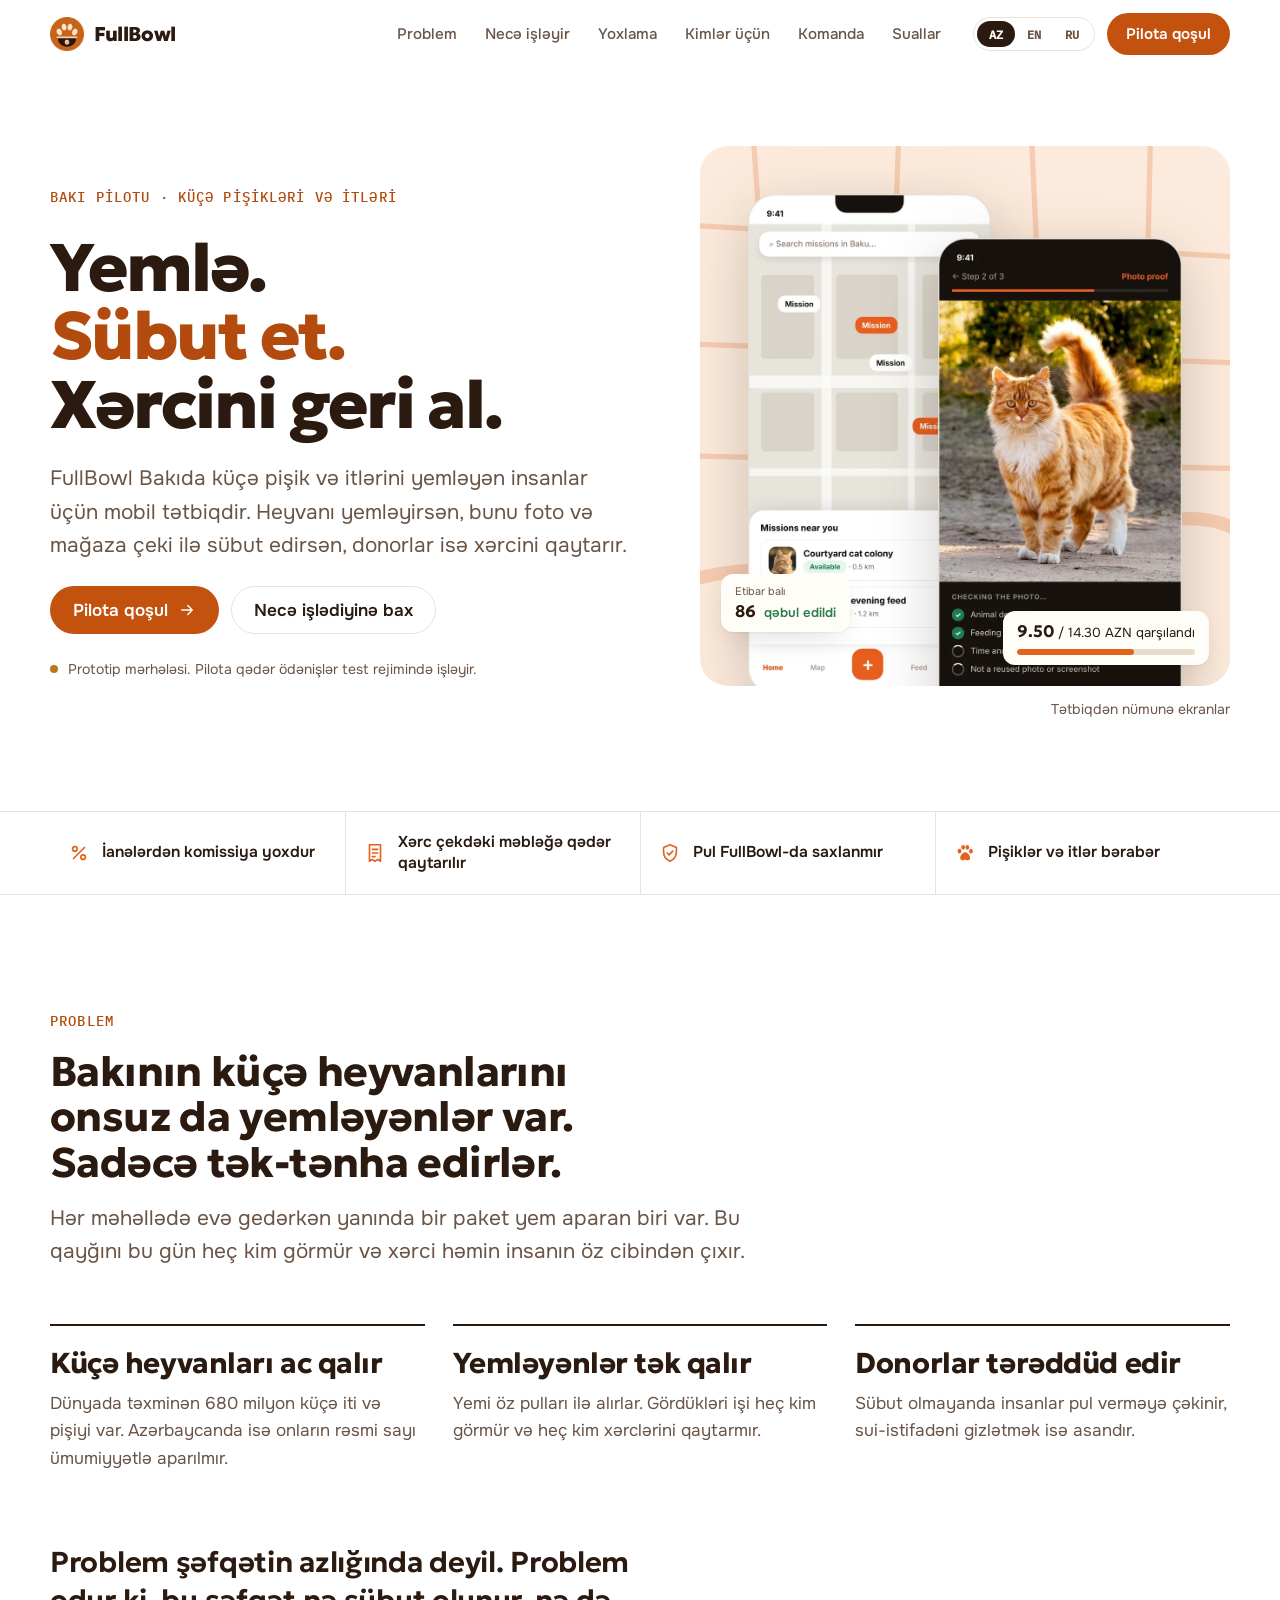
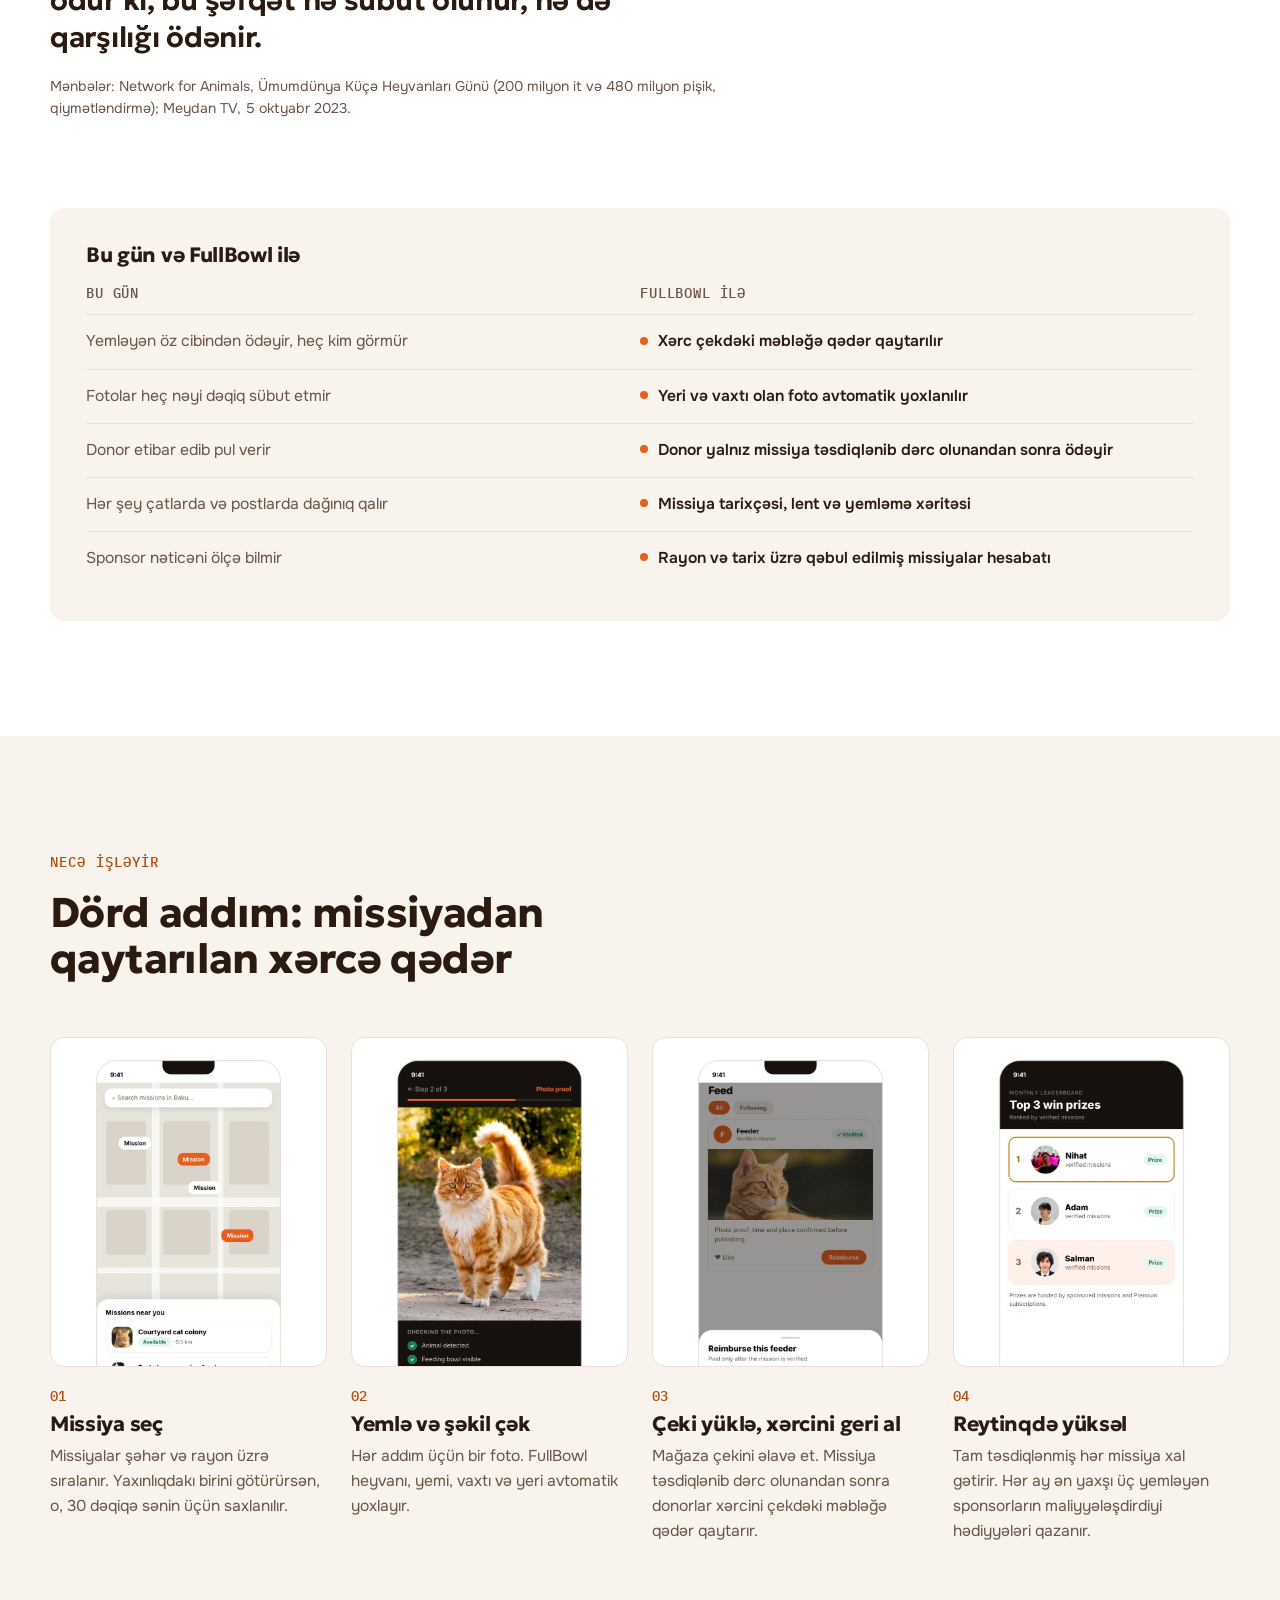
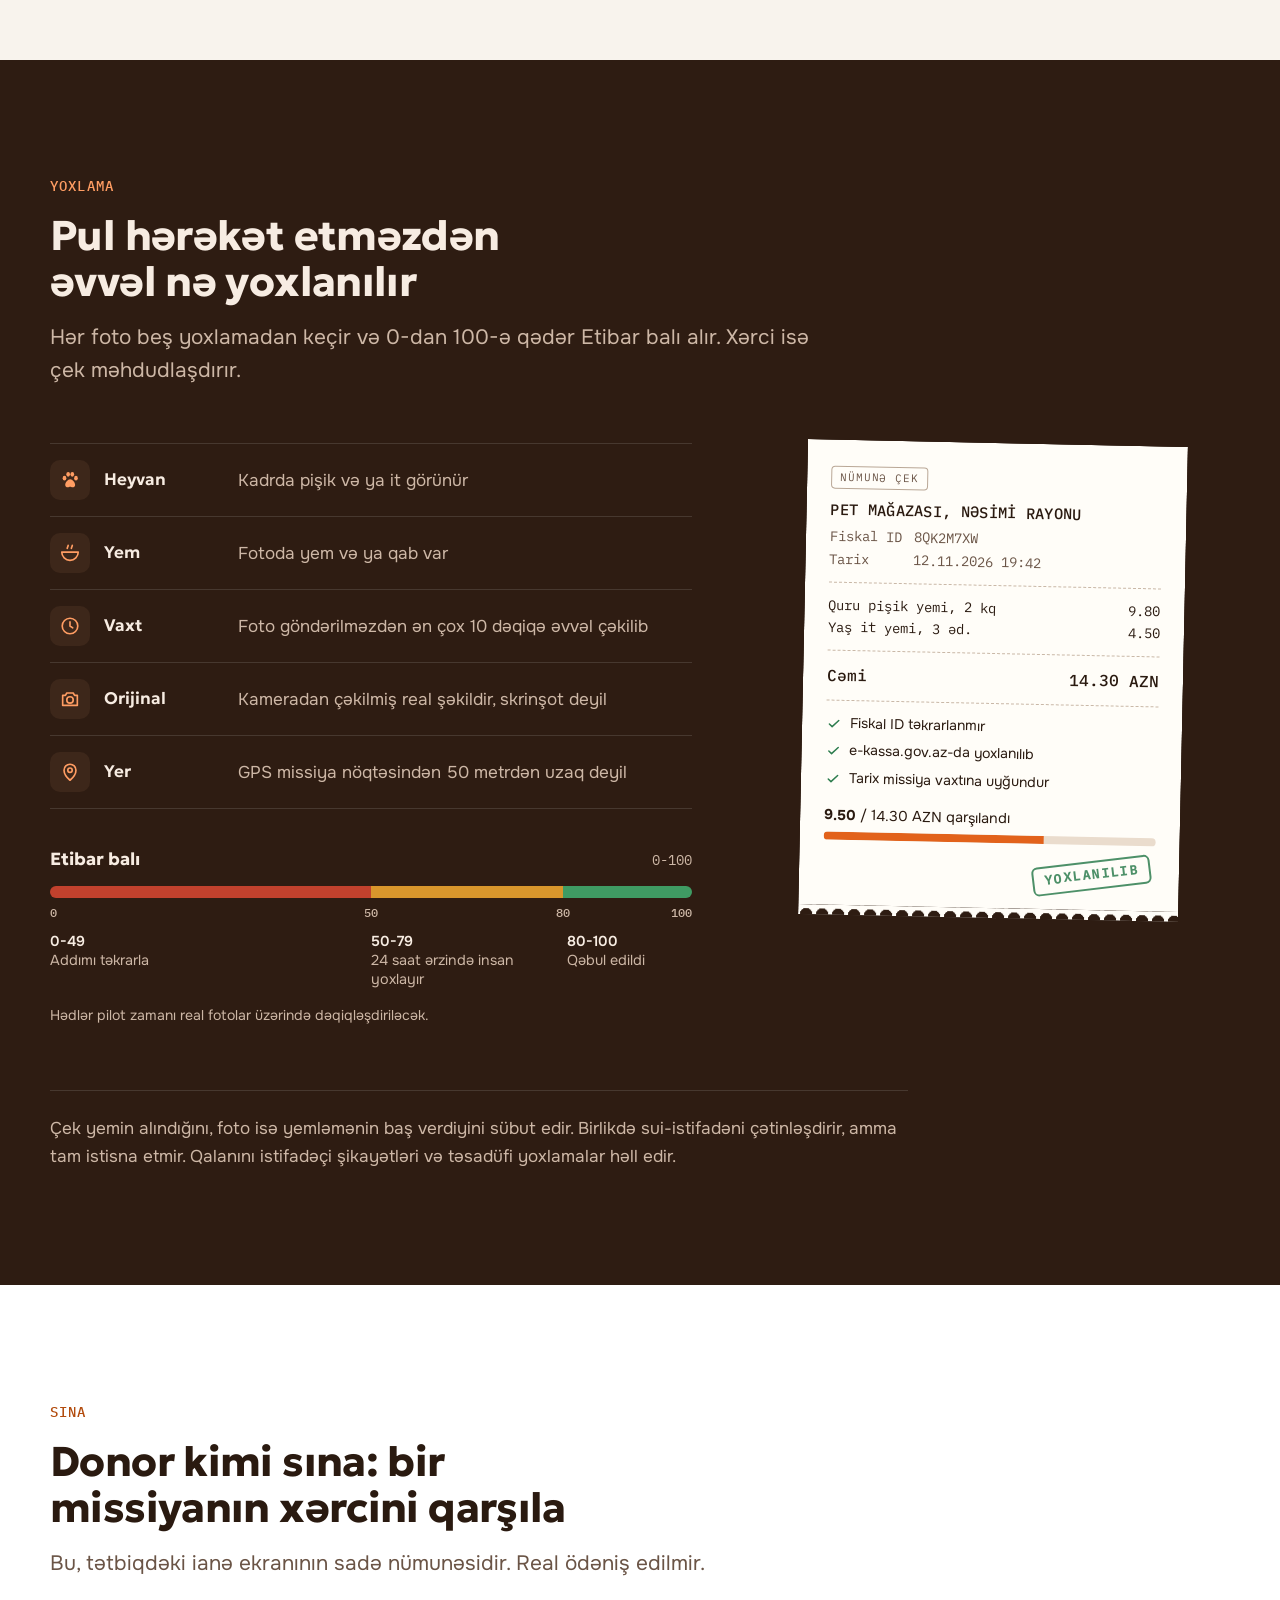
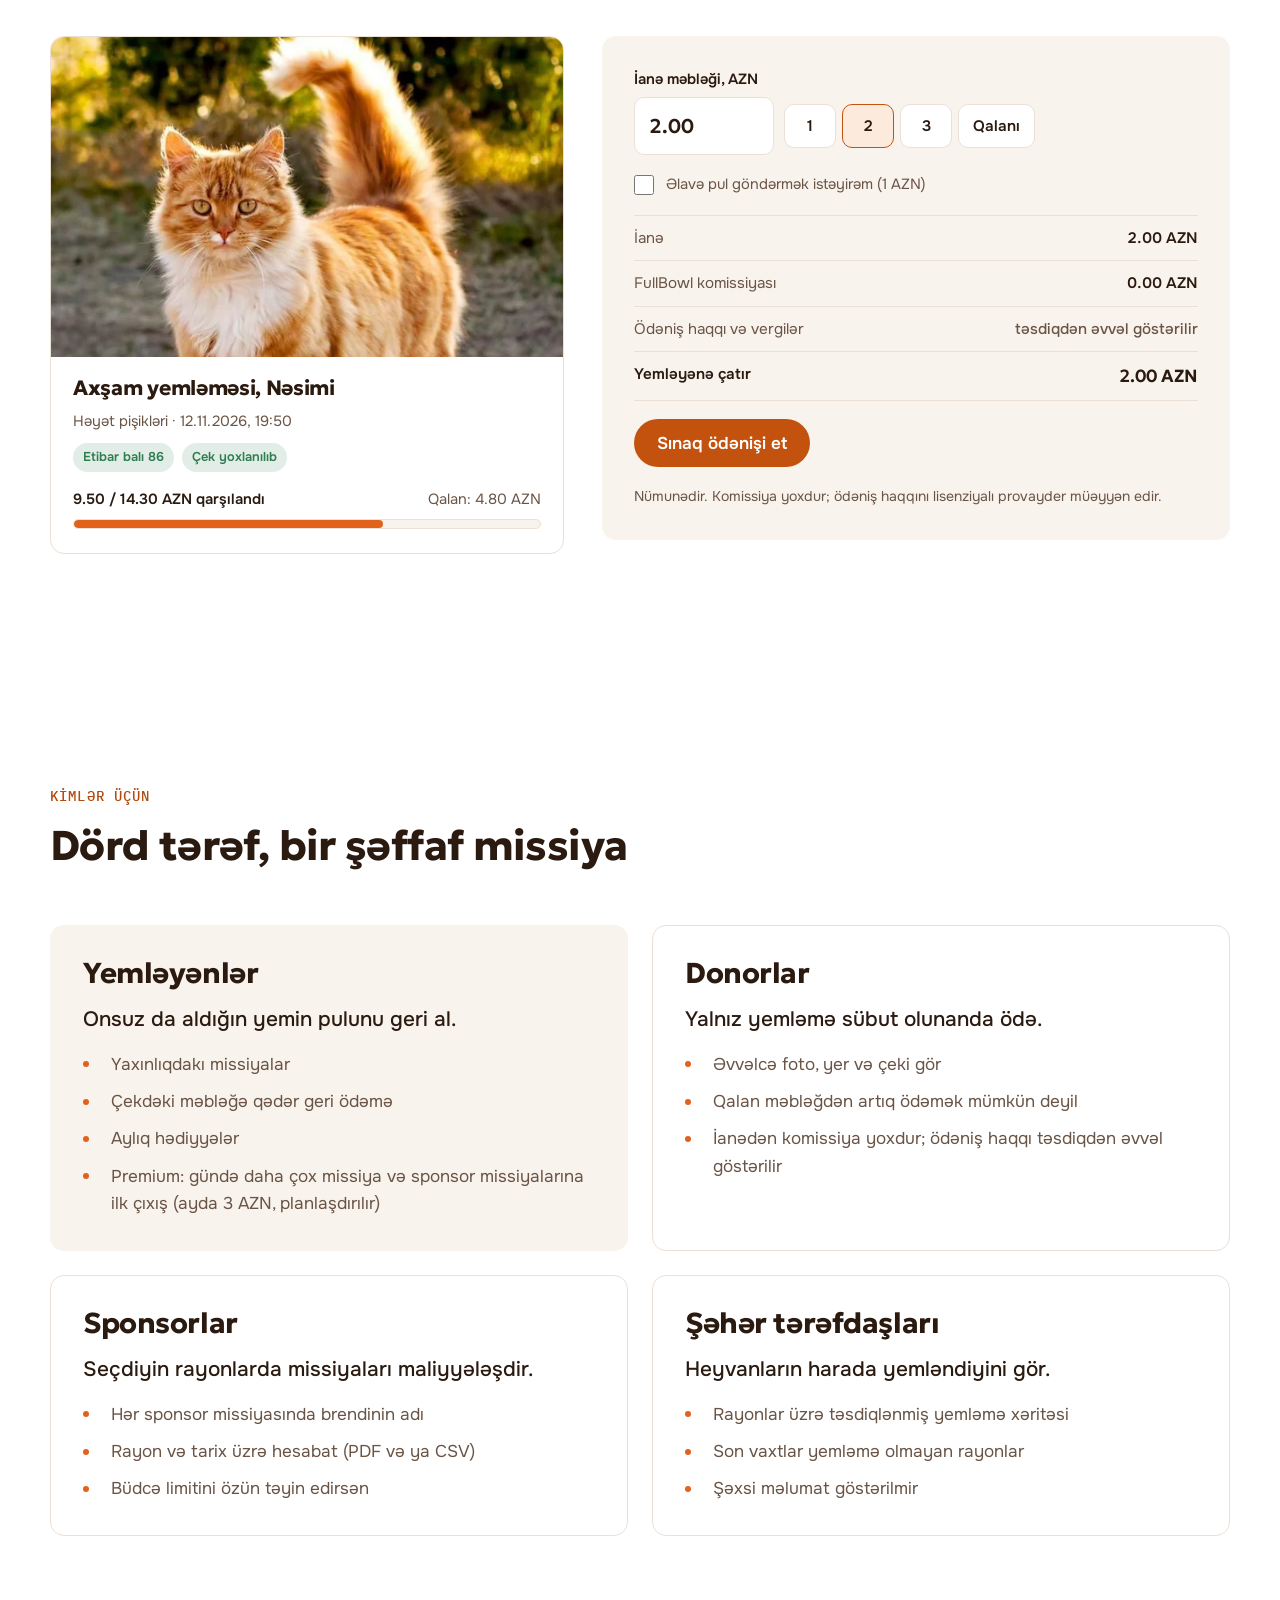
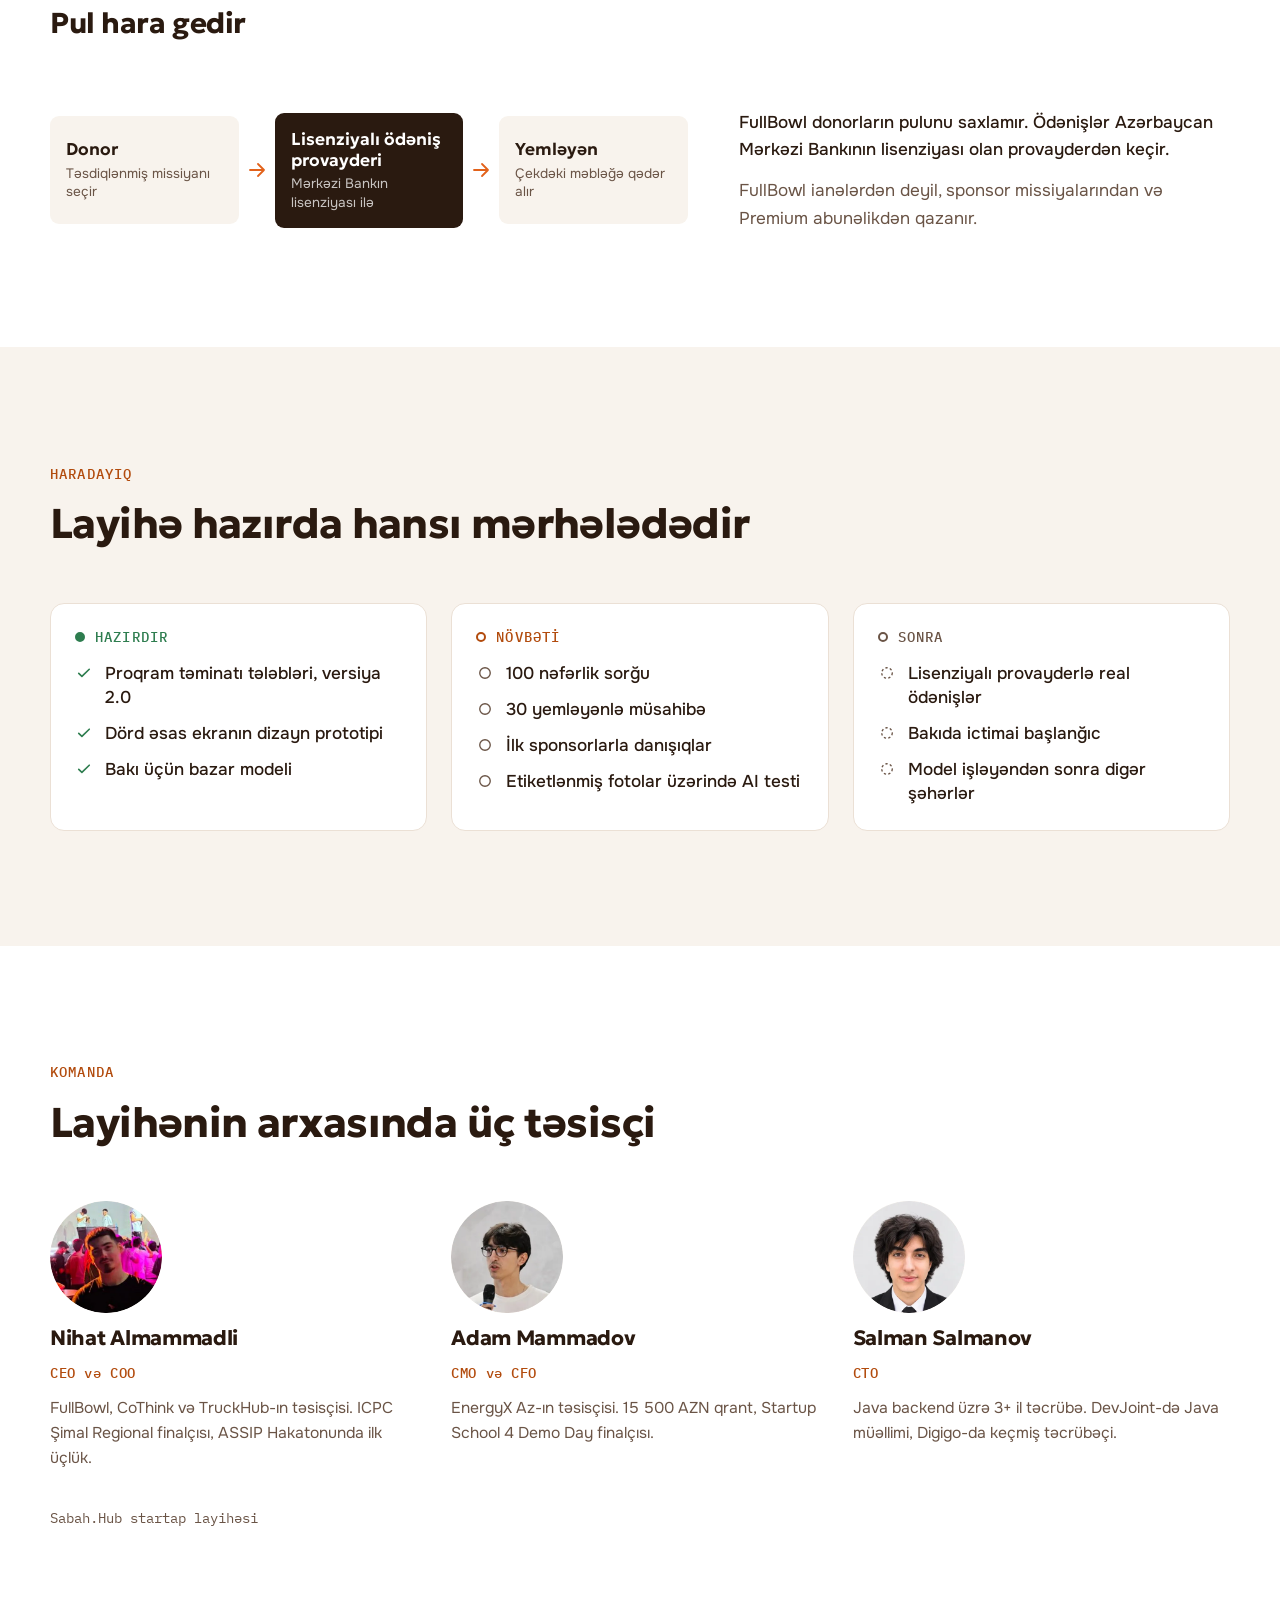
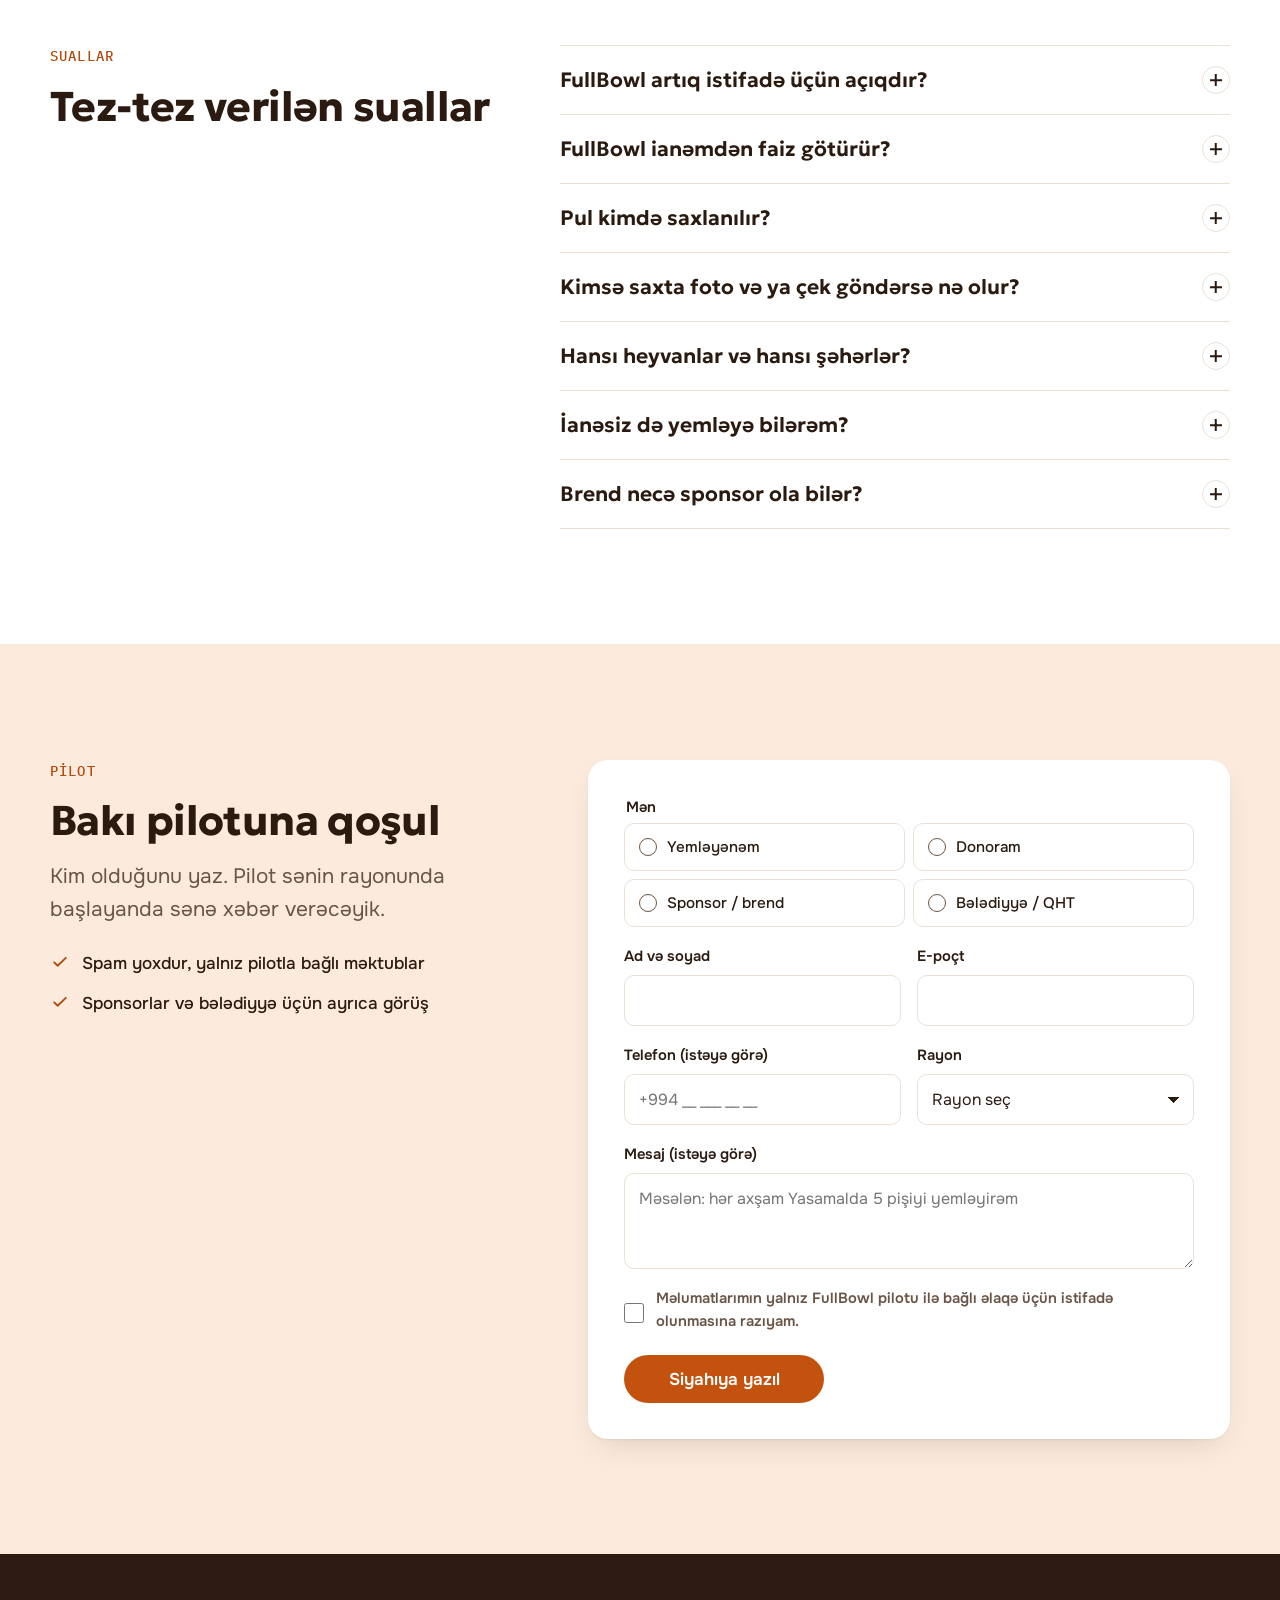
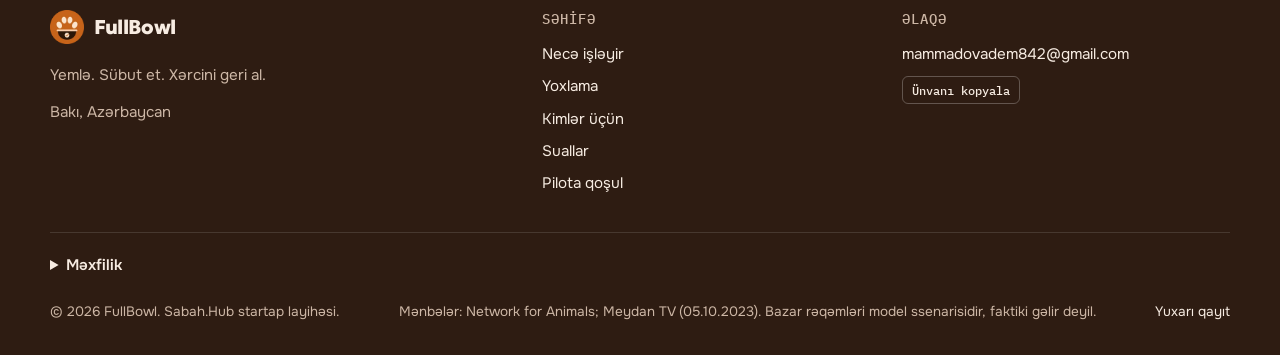
<file: fullbowl-site/index.html>
<!doctype html>
<html lang="az">
<head>
  <meta charset="utf-8">
  <meta name="viewport" content="width=device-width, initial-scale=1, viewport-fit=cover">
  <title>FullBowl - Yemlə. Sübut et. Xərcini geri al.</title>
  <meta name="description" content="FullBowl Bakıda küçə pişik və itlərini yemləyən insanlar üçün tətbiqdir: foto və çeklə sübut et, donorlar xərcini qaytarsın.">
  <meta name="theme-color" content="#c4520f">
  <link rel="canonical" href="https://fullbowl.vercel.app/">
  <link rel="alternate" hreflang="az" href="https://fullbowl.vercel.app/?lang=az">
  <link rel="alternate" hreflang="en" href="https://fullbowl.vercel.app/?lang=en">
  <link rel="alternate" hreflang="ru" href="https://fullbowl.vercel.app/?lang=ru">
  <link rel="alternate" hreflang="x-default" href="https://fullbowl.vercel.app/">
  <meta property="og:type" content="website">
  <meta property="og:site_name" content="FullBowl">
  <meta property="og:title" content="FullBowl - Yemlə. Sübut et. Xərcini geri al.">
  <meta property="og:description" content="FullBowl Bakıda küçə pişik və itlərini yemləyən insanlar üçün tətbiqdir: foto və çeklə sübut et, donorlar xərcini qaytarsın.">
  <meta property="og:url" content="https://fullbowl.vercel.app/">
  <meta property="og:image" content="https://fullbowl.vercel.app/assets/img/og-image.png">
  <meta property="og:image:width" content="1200">
  <meta property="og:image:height" content="630">
  <meta property="og:locale" content="az_AZ">
  <meta name="twitter:card" content="summary_large_image">
  <link rel="icon" type="image/png" sizes="32x32" href="assets/img/favicon-32.png">
  <link rel="icon" type="image/png" sizes="64x64" href="assets/img/favicon-64.png">
  <link rel="apple-touch-icon" href="assets/img/apple-touch-icon.png">
  <link rel="manifest" href="site.webmanifest">
  <link rel="preload" href="assets/fonts/geologica-latin-wght-normal.woff2" as="font" type="font/woff2" crossorigin>
  <link rel="preload" href="assets/fonts/onest-latin-wght-normal.woff2" as="font" type="font/woff2" crossorigin>
  <link rel="stylesheet" href="assets/css/fonts.css">
  <link rel="stylesheet" href="assets/css/style.css">
  <script>window.FB_CONFIG = { email: "mammadovadem842@gmail.com", web3formsKey: "" };</script>
  <script src="assets/js/i18n.js" defer></script>
  <script src="assets/js/main.js" defer></script>
</head>
<body>
<a class="skip" href="#main" data-i18n="a11y.skip">Məzmuna keç</a>

<header class="site-header" id="top">
  <div class="wrap header-row">
    <a class="brand" href="#top" aria-label="FullBowl">
      <img src="assets/img/logo-96.webp" width="34" height="34" alt="">
      <span>FullBowl</span>
    </a>
    <nav class="main-nav" id="main-nav" aria-label="FullBowl">
      <ul>
        <li><a href="#problem" data-i18n="nav.problem">Problem</a></li>
        <li><a href="#how" data-i18n="nav.how">Necə işləyir</a></li>
        <li><a href="#proof" data-i18n="nav.proof">Yoxlama</a></li>
        <li><a href="#who" data-i18n="nav.who">Kimlər üçün</a></li>
        <li><a href="#team" data-i18n="nav.team">Komanda</a></li>
        <li><a href="#faq" data-i18n="nav.faq">Suallar</a></li>
      </ul>
    </nav>
    <div class="header-actions">
      <div class="lang" role="group" data-i18n-attr="aria-label:a11y.lang" aria-label="Dil seçimi">
        <button type="button" data-lang="az" aria-pressed="true" lang="az">AZ</button>
        <button type="button" data-lang="en" aria-pressed="false" lang="en">EN</button>
        <button type="button" data-lang="ru" aria-pressed="false" lang="ru">RU</button>
      </div>
      <a class="btn btn-primary header-cta" href="#join" data-i18n="nav.cta">Pilota qoşul</a>
      <button class="menu-btn" type="button" aria-controls="main-nav" aria-expanded="false" data-i18n-attr="aria-label:a11y.menu" aria-label="Menyunu aç">
        <svg viewBox="0 0 24 24" fill="none" stroke="currentColor" stroke-width="1.8" stroke-linecap="round" aria-hidden="true"><path d="M4 7h16M4 12h16M4 17h16"/></svg>
      </button>
    </div>
  </div>
</header>

<main id="main">

  <!-- HERO -->
  <section class="hero">
    <div class="wrap hero-grid">
      <div class="hero-copy">
        <span class="kicker" data-i18n="hero.eyebrow">Bakı pilotu · küçə pişikləri və itləri</span>
        <h1 data-i18n-html="hero.title.split"><span class="w">Yemlə.</span> <span class="w">Sübut et.</span> <span class="w">Xərcini geri al.</span></h1>
        <p class="lead" data-i18n="hero.lead">FullBowl Bakıda küçə pişik və itlərini yemləyən insanlar üçün mobil tətbiqdir. Heyvanı yemləyirsən, bunu foto və mağaza çeki ilə sübut edirsən, donorlar isə xərcini qaytarır.</p>
        <div class="hero-ctas">
          <a class="btn btn-primary" href="#join">
            <span data-i18n="hero.cta1">Pilota qoşul</span>
            <svg viewBox="0 0 24 24" fill="none" stroke="currentColor" stroke-width="1.8" stroke-linecap="round" stroke-linejoin="round" aria-hidden="true"><path d="M5 12h14M13 6l6 6-6 6"/></svg>
          </a>
          <a class="btn btn-ghost" href="#how" data-i18n="hero.cta2">Necə işlədiyinə bax</a>
        </div>
        <p class="hero-note"><span class="dot" aria-hidden="true"></span><span data-i18n="hero.note">Prototip mərhələsi. Pilota qədər ödənişlər test rejimində işləyir.</span></p>
      </div>

      <figure class="hero-visual" style="margin:0">
        <div class="stage">
          <svg class="streets" viewBox="0 0 400 410" preserveAspectRatio="none" fill="none" stroke="currentColor" aria-hidden="true">
            <path d="M-10 330 C 90 300, 160 360, 250 320 S 380 270, 420 300" stroke-width="10" stroke-linecap="round"/>
            <path d="M40 -10 L 70 420 M150 -10 L 135 420 M250 -10 L 270 420 M340 -10 L 330 420" stroke-width="4"/>
            <path d="M-10 60 L 420 85 M-10 150 L 420 165 M-10 235 L 420 245" stroke-width="4"/>
            <path d="M70 60 L 250 245 M135 165 L 340 85" stroke-width="2.5" stroke-dasharray="2 8" stroke-linecap="round"/>
            <circle cx="205" cy="200" r="7" fill="currentColor" stroke="none"/>
            <circle cx="300" cy="110" r="7" fill="currentColor" stroke="none"/>
            <circle cx="100" cy="270" r="7" fill="currentColor" stroke="none"/>
          </svg>
          <img class="phone phone-back" src="assets/img/screen-map.webp" width="560" height="1149" data-i18n-attr="alt:how.alt1" alt="Bakı xəritəsində yaxınlıqdakı missiyalar">
          <img class="phone phone-front" src="assets/img/screen-photo.webp" width="560" height="1149" data-i18n-attr="alt:how.alt2" alt="Fotonun avtomatik yoxlanması">
          <div class="chip chip-score" aria-hidden="true">
            <small data-i18n="hero.chip.score">Etibar balı</small>
            <div class="row"><b>86</b><span class="ok" data-i18n="hero.chip.accepted">qəbul edildi</span></div>
          </div>
          <div class="chip chip-cover" aria-hidden="true">
            <div><b>9.50</b> / 14.30 AZN <span data-i18n="hero.chip.covered">qarşılandı</span></div>
            <div class="bar"><i></i></div>
          </div>
        </div>
        <figcaption class="hero-caption" data-i18n="hero.caption">Tətbiqdən nümunə ekranlar</figcaption>
      </figure>
    </div>
  </section>

  <div class="facts">
    <div class="wrap">
      <ul>
        <li>
          <svg viewBox="0 0 24 24" fill="none" stroke="currentColor" stroke-width="1.8" stroke-linecap="round" stroke-linejoin="round" aria-hidden="true"><circle cx="7.5" cy="7.5" r="2.5"/><circle cx="16.5" cy="16.5" r="2.5"/><path d="M18 6 6 18"/></svg>
          <span data-i18n="facts.1">İanələrdən komissiya yoxdur</span>
        </li>
        <li>
          <svg viewBox="0 0 24 24" fill="none" stroke="currentColor" stroke-width="1.8" stroke-linecap="round" stroke-linejoin="round" aria-hidden="true"><path d="M6 3h12v18l-3-2-3 2-3-2-3 2z"/><path d="M9 8h6M9 12h6M9 16h3"/></svg>
          <span data-i18n="facts.2">Xərc çekdəki məbləğə qədər qaytarılır</span>
        </li>
        <li>
          <svg viewBox="0 0 24 24" fill="none" stroke="currentColor" stroke-width="1.8" stroke-linecap="round" stroke-linejoin="round" aria-hidden="true"><path d="M12 3 5 6v5c0 4.5 3 8.3 7 10 4-1.7 7-5.5 7-10V6z"/><path d="m9 12 2 2 4-4"/></svg>
          <span data-i18n="facts.3">Pul FullBowl-da saxlanmır</span>
        </li>
        <li>
          <svg viewBox="0 0 24 24" fill="currentColor" aria-hidden="true"><ellipse cx="6" cy="10" rx="2" ry="2.6"/><ellipse cx="10" cy="5.8" rx="2" ry="2.6"/><ellipse cx="14.5" cy="5.8" rx="2" ry="2.6"/><ellipse cx="18.5" cy="10" rx="2" ry="2.6"/><path d="M12.2 11.2c-2.6 0-5.4 3.6-5.4 6.2 0 1.7 1.3 2.6 2.8 2.6 1.1 0 1.7-.6 2.6-.6s1.5.6 2.6.6c1.5 0 2.8-.9 2.8-2.6 0-2.6-2.8-6.2-5.4-6.2z"/></svg>
          <span data-i18n="facts.4">Pişiklər və itlər bərabər</span>
        </li>
      </ul>
    </div>
  </div>

  <!-- PROBLEM -->
  <section class="section" id="problem">
    <div class="wrap">
      <div class="section-head">
        <span class="kicker" data-i18n="problem.kicker">Problem</span>
        <h2 data-i18n="problem.title">Bakının küçə heyvanlarını onsuz da yemləyənlər var. Sadəcə tək-tənha edirlər.</h2>
        <p data-i18n="problem.lead">Hər məhəllədə evə gedərkən yanında bir paket yem aparan biri var. Bu qayğını bu gün heç kim görmür və xərci həmin insanın öz cibindən çıxır.</p>
      </div>
      <div class="problem-cards">
        <article class="p-card">
          <h3 data-i18n="problem.c1.t">Küçə heyvanları ac qalır</h3>
          <p data-i18n="problem.c1.d">Dünyada təxminən 680 milyon küçə iti və pişiyi var. Azərbaycanda isə onların rəsmi sayı ümumiyyətlə aparılmır.</p>
        </article>
        <article class="p-card">
          <h3 data-i18n="problem.c2.t">Yemləyənlər tək qalır</h3>
          <p data-i18n="problem.c2.d">Yemi öz pulları ilə alırlar. Gördükləri işi heç kim görmür və heç kim xərclərini qaytarmır.</p>
        </article>
        <article class="p-card">
          <h3 data-i18n="problem.c3.t">Donorlar tərəddüd edir</h3>
          <p data-i18n="problem.c3.d">Sübut olmayanda insanlar pul verməyə çəkinir, sui-istifadəni gizlətmək isə asandır.</p>
        </article>
      </div>
      <blockquote class="quote"><p data-i18n="problem.quote">Problem şəfqətin azlığında deyil. Problem odur ki, bu şəfqət nə sübut olunur, nə də qarşılığı ödənir.</p></blockquote>
      <p class="source" data-i18n="problem.src">Mənbələr: Network for Animals, Ümumdünya Küçə Heyvanları Günü (200 milyon it və 480 milyon pişik, qiymətləndirmə); Meydan TV, 5 oktyabr 2023.</p>

      <div class="compare">
        <h3 data-i18n="cmp.title">Bu gün və FullBowl ilə</h3>
        <table class="cmp-table">
          <thead><tr><th scope="col" data-i18n="cmp.h1">Bu gün</th><th scope="col" data-i18n="cmp.h2">FullBowl ilə</th></tr></thead>
          <tbody>
            <tr><td data-i18n="cmp.r1a">Yemləyən öz cibindən ödəyir, heç kim görmür</td><td data-i18n="cmp.r1b">Xərc çekdəki məbləğə qədər qaytarılır</td></tr>
            <tr><td data-i18n="cmp.r2a">Fotolar heç nəyi dəqiq sübut etmir</td><td data-i18n="cmp.r2b">Yeri və vaxtı olan foto avtomatik yoxlanılır</td></tr>
            <tr><td data-i18n="cmp.r3a">Donor etibar edib pul verir</td><td data-i18n="cmp.r3b">Donor yalnız missiya təsdiqlənib dərc olunandan sonra ödəyir</td></tr>
            <tr><td data-i18n="cmp.r4a">Hər şey çatlarda və postlarda dağınıq qalır</td><td data-i18n="cmp.r4b">Missiya tarixçəsi, lent və yemləmə xəritəsi</td></tr>
            <tr><td data-i18n="cmp.r5a">Sponsor nəticəni ölçə bilmir</td><td data-i18n="cmp.r5b">Rayon və tarix üzrə qəbul edilmiş missiyalar hesabatı</td></tr>
          </tbody>
        </table>
      </div>
    </div>
  </section>

  <!-- HOW IT WORKS -->
  <section class="section how" id="how">
    <div class="wrap">
      <div class="section-head">
        <span class="kicker" data-i18n="how.kicker">Necə işləyir</span>
        <h2 data-i18n="how.title">Dörd addım: missiyadan qaytarılan xərcə qədər</h2>
      </div>
      <ol class="steps" style="list-style:none;margin:0;padding:0">
        <li class="step">
          <figure><img src="assets/img/screen-map.webp" width="560" height="1149" loading="lazy" data-i18n-attr="alt:how.alt1" alt="Bakı xəritəsində yaxınlıqdakı missiyalar"></figure>
          <div class="txt"><span class="num">01</span><h3 data-i18n="how.s1.t">Missiya seç</h3><p data-i18n="how.s1.d">Missiyalar şəhər və rayon üzrə sıralanır. Yaxınlıqdakı birini götürürsən, o, 30 dəqiqə sənin üçün saxlanılır.</p></div>
        </li>
        <li class="step">
          <figure><img src="assets/img/screen-photo.webp" width="560" height="1149" loading="lazy" data-i18n-attr="alt:how.alt2" alt="Fotonun avtomatik yoxlanması"></figure>
          <div class="txt"><span class="num">02</span><h3 data-i18n="how.s2.t">Yemlə və şəkil çək</h3><p data-i18n="how.s2.d">Hər addım üçün bir foto. FullBowl heyvanı, yemi, vaxtı və yeri avtomatik yoxlayır.</p></div>
        </li>
        <li class="step">
          <figure><img src="assets/img/screen-repay.webp" width="560" height="1149" loading="lazy" data-i18n-attr="alt:how.alt3" alt="Lentdə yemləyənə xərcin qaytarılması"></figure>
          <div class="txt"><span class="num">03</span><h3 data-i18n="how.s3.t">Çeki yüklə, xərcini geri al</h3><p data-i18n="how.s3.d">Mağaza çekini əlavə et. Missiya təsdiqlənib dərc olunandan sonra donorlar xərcini çekdəki məbləğə qədər qaytarır.</p></div>
        </li>
        <li class="step">
          <figure><img src="assets/img/screen-prizes.webp" width="560" height="1149" loading="lazy" data-i18n-attr="alt:how.alt4" alt="Ayın ən yaxşı üç yemləyəni"></figure>
          <div class="txt"><span class="num">04</span><h3 data-i18n="how.s4.t">Reytinqdə yüksəl</h3><p data-i18n="how.s4.d">Tam təsdiqlənmiş hər missiya xal gətirir. Hər ay ən yaxşı üç yemləyən sponsorların maliyyələşdirdiyi hədiyyələri qazanır.</p></div>
        </li>
      </ol>
    </div>
  </section>

  <!-- PROOF -->
  <section class="section proof" id="proof">
    <div class="wrap">
      <div class="section-head">
        <span class="kicker" data-i18n="proof.kicker">Yoxlama</span>
        <h2 data-i18n="proof.title">Pul hərəkət etməzdən əvvəl nə yoxlanılır</h2>
        <p data-i18n="proof.lead">Hər foto beş yoxlamadan keçir və 0-dan 100-ə qədər Etibar balı alır. Xərci isə çek məhdudlaşdırır.</p>
      </div>
      <div class="proof-grid">
        <div>
          <ul class="checks">
            <li>
              <span class="ic"><svg viewBox="0 0 24 24" fill="currentColor" aria-hidden="true"><ellipse cx="6" cy="10" rx="2" ry="2.6"/><ellipse cx="10" cy="5.8" rx="2" ry="2.6"/><ellipse cx="14.5" cy="5.8" rx="2" ry="2.6"/><ellipse cx="18.5" cy="10" rx="2" ry="2.6"/><path d="M12.2 11.2c-2.6 0-5.4 3.6-5.4 6.2 0 1.7 1.3 2.6 2.8 2.6 1.1 0 1.7-.6 2.6-.6s1.5.6 2.6.6c1.5 0 2.8-.9 2.8-2.6 0-2.6-2.8-6.2-5.4-6.2z"/></svg></span>
              <b data-i18n="proof.c1.t">Heyvan</b><span class="d" data-i18n="proof.c1.d">Kadrda pişik və ya it görünür</span>
            </li>
            <li>
              <span class="ic"><svg viewBox="0 0 24 24" fill="none" stroke="currentColor" stroke-width="1.8" stroke-linecap="round" stroke-linejoin="round" aria-hidden="true"><path d="M3 11h18a9 9 0 0 1-18 0z"/><path d="M9 7c0-1.5 1-2 1-3.5M13.5 7c0-1.5 1-2 1-3.5"/></svg></span>
              <b data-i18n="proof.c2.t">Yem</b><span class="d" data-i18n="proof.c2.d">Fotoda yem və ya qab var</span>
            </li>
            <li>
              <span class="ic"><svg viewBox="0 0 24 24" fill="none" stroke="currentColor" stroke-width="1.8" stroke-linecap="round" stroke-linejoin="round" aria-hidden="true"><circle cx="12" cy="12" r="8.5"/><path d="M12 7.5V12l3 2"/></svg></span>
              <b data-i18n="proof.c3.t">Vaxt</b><span class="d" data-i18n="proof.c3.d">Foto göndərilməzdən ən çox 10 dəqiqə əvvəl çəkilib</span>
            </li>
            <li>
              <span class="ic"><svg viewBox="0 0 24 24" fill="none" stroke="currentColor" stroke-width="1.8" stroke-linecap="round" stroke-linejoin="round" aria-hidden="true"><path d="M4 8h3l1.5-2.5h7L17 8h3v11H4z"/><circle cx="12" cy="13" r="3.5"/></svg></span>
              <b data-i18n="proof.c4.t">Orijinal</b><span class="d" data-i18n="proof.c4.d">Kameradan çəkilmiş real şəkildir, skrinşot deyil</span>
            </li>
            <li>
              <span class="ic"><svg viewBox="0 0 24 24" fill="none" stroke="currentColor" stroke-width="1.8" stroke-linecap="round" stroke-linejoin="round" aria-hidden="true"><path d="M12 21s-6.5-5.6-6.5-11a6.5 6.5 0 0 1 13 0c0 5.4-6.5 11-6.5 11z"/><circle cx="12" cy="10" r="2.4"/></svg></span>
              <b data-i18n="proof.c5.t">Yer</b><span class="d" data-i18n="proof.c5.d">GPS missiya nöqtəsindən 50 metrdən uzaq deyil</span>
            </li>
          </ul>

          <div class="score">
            <div class="score-head"><b data-i18n="score.title">Etibar balı</b><small>0-100</small></div>
            <div class="score-bar" aria-hidden="true"><i></i><i></i><i></i></div>
            <div class="score-axis" aria-hidden="true"><span style="left:0">0</span><span style="left:50%">50</span><span style="left:80%">80</span><span style="left:100%">100</span></div>
            <div class="score-zones">
              <div><b>0-49</b> <span data-i18n="score.z1">Addımı təkrarla</span></div>
              <div><b>50-79</b> <span data-i18n="score.z2">24 saat ərzində insan yoxlayır</span></div>
              <div><b>80-100</b> <span data-i18n="score.z3">Qəbul edildi</span></div>
            </div>
            <p class="score-note" data-i18n="score.note">Hədlər pilot zamanı real fotolar üzərində dəqiqləşdiriləcək.</p>
          </div>
        </div>

        <div class="receipt-wrap">
          <div class="receipt">
            <span class="badge" data-i18n="receipt.badge">Nümunə çek</span>
            <h4 data-i18n="receipt.store">Pet mağazası, Nəsimi rayonu</h4>
            <div class="kv muted" style="margin-top:8px">
              <span data-i18n="receipt.fiscal">Fiskal ID</span><span>8QK2M7XW</span>
              <span data-i18n="receipt.date">Tarix</span><span>12.11.2026 19:42</span>
            </div>
            <hr>
            <div class="line"><span data-i18n="receipt.i1">Quru pişik yemi, 2 kq</span><span>9.80</span></div>
            <div class="line"><span data-i18n="receipt.i2">Yaş it yemi, 3 əd.</span><span>4.50</span></div>
            <hr>
            <div class="line total"><span data-i18n="receipt.total">Cəmi</span><span>14.30 AZN</span></div>
            <hr>
            <ul class="ok-list">
              <li><svg viewBox="0 0 24 24" fill="none" stroke="currentColor" stroke-width="2.2" stroke-linecap="round" stroke-linejoin="round" aria-hidden="true"><path d="m5 12.5 4.2 4L19 7"/></svg><span data-i18n="receipt.k1">Fiskal ID təkrarlanmır</span></li>
              <li><svg viewBox="0 0 24 24" fill="none" stroke="currentColor" stroke-width="2.2" stroke-linecap="round" stroke-linejoin="round" aria-hidden="true"><path d="m5 12.5 4.2 4L19 7"/></svg><span data-i18n="receipt.k2">e-kassa.gov.az-da yoxlanılıb</span></li>
              <li><svg viewBox="0 0 24 24" fill="none" stroke="currentColor" stroke-width="2.2" stroke-linecap="round" stroke-linejoin="round" aria-hidden="true"><path d="m5 12.5 4.2 4L19 7"/></svg><span data-i18n="receipt.k3">Tarix missiya vaxtına uyğundur</span></li>
            </ul>
            <div class="progress">
              <div data-i18n-html="receipt.progress"><b>9.50</b> / 14.30 AZN qarşılandı</div>
              <div class="bar" aria-hidden="true"><i></i></div>
            </div>
            <span class="stamp" aria-hidden="true" data-i18n="receipt.stamp">Yoxlanılıb</span>
          </div>
        </div>
      </div>
      <p class="proof-honest" data-i18n="proof.honest">Çek yemin alındığını, foto isə yemləmənin baş verdiyini sübut edir. Birlikdə sui-istifadəni çətinləşdirir, amma tam istisna etmir. Qalanını istifadəçi şikayətləri və təsadüfi yoxlamalar həll edir.</p>
    </div>
  </section>

  <!-- DEMO -->
  <section class="section demo" id="demo">
    <div class="wrap">
      <div class="section-head">
        <span class="kicker" data-i18n="demo.kicker">Sına</span>
        <h2 data-i18n="demo.title">Donor kimi sına: bir missiyanın xərcini qarşıla</h2>
        <p data-i18n="demo.lead">Bu, tətbiqdəki ianə ekranının sadə nümunəsidir. Real ödəniş edilmir.</p>
      </div>
      <div class="demo-grid">
        <article class="mission-card" aria-labelledby="demo-mission">
          <div class="mc-photo"><img src="assets/img/mission-cat.webp" width="640" height="500" loading="lazy" alt=""></div>
          <div class="mc-body">
            <h3 id="demo-mission" data-i18n="demo.mission">Axşam yemləməsi, Nəsimi</h3>
            <p class="mc-meta" data-i18n="demo.meta">Həyət pişikləri · 12.11.2026, 19:50</p>
            <div class="mc-tags">
              <span class="tag ok"><span data-i18n="score.title">Etibar balı</span> 86</span>
              <span class="tag ok" data-i18n="demo.receiptok">Çek yoxlanılıb</span>
            </div>
            <div class="mc-progress">
              <div class="mc-row"><span id="demo-covered" aria-live="polite">9.50 / 14.30 AZN qarşılandı</span><span id="demo-left">Qalan: 4.80 AZN</span></div>
              <div class="bar" aria-hidden="true"><i id="demo-bar" style="width:66.4%"></i></div>
            </div>
          </div>
        </article>

        <form class="donate" id="demo-form" novalidate>
          <div class="field">
            <label for="demo-amount" data-i18n="demo.amount">İanə məbləği, AZN</label>
            <div class="amount-row">
              <input id="demo-amount" name="amount" type="number" inputmode="decimal" min="0.10" step="0.10" value="2.00">
              <div class="quick" role="group">
                <button type="button" data-amt="1">1</button>
                <button type="button" data-amt="2">2</button>
                <button type="button" data-amt="3">3</button>
                <button type="button" data-amt="rest" data-i18n="demo.rest">Qalanı</button>
              </div>
            </div>
            <p class="err" id="demo-err" hidden></p>
          </div>
          <label class="check"><input id="demo-tip" type="checkbox"><span data-i18n="demo.tip">Əlavə pul göndərmək istəyirəm (1 AZN)</span></label>

          <dl class="breakdown">
            <div><dt data-i18n="demo.b.donation">İanə</dt><dd id="b-donation">2.00 AZN</dd></div>
            <div id="b-tip-row" hidden><dt data-i18n="demo.b.tip">Əlavə məbləğ</dt><dd>1.00 AZN</dd></div>
            <div><dt data-i18n="demo.b.comm">FullBowl komissiyası</dt><dd>0.00 AZN</dd></div>
            <div><dt data-i18n="demo.b.fee">Ödəniş haqqı və vergilər</dt><dd class="muted" data-i18n="demo.b.feeval">təsdiqdən əvvəl göstərilir</dd></div>
            <div class="sum"><dt data-i18n="demo.b.feeder">Yemləyənə çatır</dt><dd id="b-feeder">2.00 AZN</dd></div>
          </dl>

          <div class="demo-actions">
            <button class="btn btn-primary" type="submit" id="demo-pay"><span data-i18n="demo.pay">Sınaq ödənişi et</span></button>
            <button class="btn btn-ghost" type="button" id="demo-reset" hidden data-i18n="demo.reset">Yenidən başla</button>
          </div>
          <p class="demo-status" id="demo-status" role="status" hidden></p>
          <p class="demo-note" data-i18n="demo.note">Nümunədir. Komissiya yoxdur; ödəniş haqqını lisenziyalı provayder müəyyən edir.</p>
        </form>
      </div>
    </div>
  </section>

  <!-- WHO -->
  <section class="section" id="who">
    <div class="wrap">
      <div class="section-head">
        <span class="kicker" data-i18n="who.kicker">Kimlər üçün</span>
        <h2 data-i18n="who.title">Dörd tərəf, bir şəffaf missiya</h2>
      </div>
      <div class="who-grid">
        <article class="who-card is-main">
          <h3 data-i18n="who.f.t">Yemləyənlər</h3>
          <p class="lead" data-i18n="who.f.lead">Onsuz da aldığın yemin pulunu geri al.</p>
          <ul>
            <li data-i18n="who.f.1">Yaxınlıqdakı missiyalar</li>
            <li data-i18n="who.f.2">Çekdəki məbləğə qədər geri ödəmə</li>
            <li data-i18n="who.f.3">Aylıq hədiyyələr</li>
            <li data-i18n="who.f.4">Premium: gündə daha çox missiya və sponsor missiyalarına ilk çıxış (ayda 3 AZN, planlaşdırılır)</li>
          </ul>
        </article>
        <article class="who-card">
          <h3 data-i18n="who.d.t">Donorlar</h3>
          <p class="lead" data-i18n="who.d.lead">Yalnız yemləmə sübut olunanda ödə.</p>
          <ul>
            <li data-i18n="who.d.1">Əvvəlcə foto, yer və çeki gör</li>
            <li data-i18n="who.d.2">Qalan məbləğdən artıq ödəmək mümkün deyil</li>
            <li data-i18n="who.d.3">İanədən komissiya yoxdur; ödəniş haqqı təsdiqdən əvvəl göstərilir</li>
          </ul>
        </article>
        <article class="who-card">
          <h3 data-i18n="who.s.t">Sponsorlar</h3>
          <p class="lead" data-i18n="who.s.lead">Seçdiyin rayonlarda missiyaları maliyyələşdir.</p>
          <ul>
            <li data-i18n="who.s.1">Hər sponsor missiyasında brendinin adı</li>
            <li data-i18n="who.s.2">Rayon və tarix üzrə hesabat (PDF və ya CSV)</li>
            <li data-i18n="who.s.3">Büdcə limitini özün təyin edirsən</li>
          </ul>
        </article>
        <article class="who-card">
          <h3 data-i18n="who.c.t">Şəhər tərəfdaşları</h3>
          <p class="lead" data-i18n="who.c.lead">Heyvanların harada yemləndiyini gör.</p>
          <ul>
            <li data-i18n="who.c.1">Rayonlar üzrə təsdiqlənmiş yemləmə xəritəsi</li>
            <li data-i18n="who.c.2">Son vaxtlar yemləmə olmayan rayonlar</li>
            <li data-i18n="who.c.3">Şəxsi məlumat göstərilmir</li>
          </ul>
        </article>
      </div>

      <div class="money">
        <h3 data-i18n="money.title">Pul hara gedir</h3>
        <div class="flow">
          <div class="node"><b data-i18n="money.n1">Donor</b><small data-i18n="money.n1d">Təsdiqlənmiş missiyanı seçir</small></div>
          <span class="arrow" aria-hidden="true"><svg viewBox="0 0 24 24" fill="none" stroke="currentColor" stroke-width="1.8" stroke-linecap="round" stroke-linejoin="round"><path d="M5 12h14M13 6l6 6-6 6"/></svg></span>
          <div class="node mid"><b data-i18n="money.n2">Lisenziyalı ödəniş provayderi</b><small data-i18n="money.n2d">Mərkəzi Bankın lisenziyası ilə</small></div>
          <span class="arrow" aria-hidden="true"><svg viewBox="0 0 24 24" fill="none" stroke="currentColor" stroke-width="1.8" stroke-linecap="round" stroke-linejoin="round"><path d="M5 12h14M13 6l6 6-6 6"/></svg></span>
          <div class="node"><b data-i18n="money.n3">Yemləyən</b><small data-i18n="money.n3d">Çekdəki məbləğə qədər alır</small></div>
        </div>
        <div class="money-text">
          <p data-i18n="money.p1">FullBowl donorların pulunu saxlamır. Ödənişlər Azərbaycan Mərkəzi Bankının lisenziyası olan provayderdən keçir.</p>
          <p data-i18n="money.p2">FullBowl ianələrdən deyil, sponsor missiyalarından və Premium abunəlikdən qazanır.</p>
        </div>
      </div>
    </div>
  </section>

  <!-- STATUS -->
  <section class="section status" id="status">
    <div class="wrap">
      <div class="section-head">
        <span class="kicker" data-i18n="status.kicker">Haradayıq</span>
        <h2 data-i18n="status.title">Layihə hazırda hansı mərhələdədir</h2>
      </div>
      <div class="status-grid">
        <div class="st-col done">
          <h3><i></i><span data-i18n="status.done">Hazırdır</span></h3>
          <ul>
            <li><svg viewBox="0 0 24 24" fill="none" stroke="currentColor" stroke-width="2.2" stroke-linecap="round" stroke-linejoin="round" aria-hidden="true"><path d="m5 12.5 4.2 4L19 7"/></svg><span data-i18n="status.done.1">Proqram təminatı tələbləri, versiya 2.0</span></li>
            <li><svg viewBox="0 0 24 24" fill="none" stroke="currentColor" stroke-width="2.2" stroke-linecap="round" stroke-linejoin="round" aria-hidden="true"><path d="m5 12.5 4.2 4L19 7"/></svg><span data-i18n="status.done.2">Dörd əsas ekranın dizayn prototipi</span></li>
            <li><svg viewBox="0 0 24 24" fill="none" stroke="currentColor" stroke-width="2.2" stroke-linecap="round" stroke-linejoin="round" aria-hidden="true"><path d="m5 12.5 4.2 4L19 7"/></svg><span data-i18n="status.done.3">Bakı üçün bazar modeli</span></li>
          </ul>
        </div>
        <div class="st-col next">
          <h3><i></i><span data-i18n="status.next">Növbəti</span></h3>
          <ul>
            <li><svg viewBox="0 0 24 24" fill="none" stroke="currentColor" stroke-width="1.8" aria-hidden="true"><circle cx="12" cy="12" r="7"/></svg><span data-i18n="status.next.1">100 nəfərlik sorğu</span></li>
            <li><svg viewBox="0 0 24 24" fill="none" stroke="currentColor" stroke-width="1.8" aria-hidden="true"><circle cx="12" cy="12" r="7"/></svg><span data-i18n="status.next.2">30 yemləyənlə müsahibə</span></li>
            <li><svg viewBox="0 0 24 24" fill="none" stroke="currentColor" stroke-width="1.8" aria-hidden="true"><circle cx="12" cy="12" r="7"/></svg><span data-i18n="status.next.3">İlk sponsorlarla danışıqlar</span></li>
            <li><svg viewBox="0 0 24 24" fill="none" stroke="currentColor" stroke-width="1.8" aria-hidden="true"><circle cx="12" cy="12" r="7"/></svg><span data-i18n="status.next.4">Etiketlənmiş fotolar üzərində AI testi</span></li>
          </ul>
        </div>
        <div class="st-col then">
          <h3><i></i><span data-i18n="status.then">Sonra</span></h3>
          <ul>
            <li><svg viewBox="0 0 24 24" fill="none" stroke="currentColor" stroke-width="1.8" stroke-dasharray="3 3" aria-hidden="true"><circle cx="12" cy="12" r="7"/></svg><span data-i18n="status.then.1">Lisenziyalı provayderlə real ödənişlər</span></li>
            <li><svg viewBox="0 0 24 24" fill="none" stroke="currentColor" stroke-width="1.8" stroke-dasharray="3 3" aria-hidden="true"><circle cx="12" cy="12" r="7"/></svg><span data-i18n="status.then.2">Bakıda ictimai başlanğıc</span></li>
            <li><svg viewBox="0 0 24 24" fill="none" stroke="currentColor" stroke-width="1.8" stroke-dasharray="3 3" aria-hidden="true"><circle cx="12" cy="12" r="7"/></svg><span data-i18n="status.then.3">Model işləyəndən sonra digər şəhərlər</span></li>
          </ul>
        </div>
      </div>
    </div>
  </section>

  <!-- TEAM -->
  <section class="section" id="team">
    <div class="wrap">
      <div class="section-head">
        <span class="kicker" data-i18n="team.kicker">Komanda</span>
        <h2 data-i18n="team.title">Layihənin arxasında üç təsisçi</h2>
      </div>
      <div class="team-grid">
        <article class="member">
          <img src="assets/img/team-nihat.webp" width="360" height="360" loading="lazy" alt="Nihat Almammadli">
          <h3>Nihat Almammadli</h3>
          <span class="role" data-i18n="team.n.role">CEO və COO</span>
          <p data-i18n="team.n.bio">FullBowl, CoThink və TruckHub-ın təsisçisi. ICPC Şimal Regional finalçısı, ASSIP Hakatonunda ilk üçlük.</p>
        </article>
        <article class="member">
          <img src="assets/img/team-adam.webp" width="360" height="360" loading="lazy" alt="Adam Mammadov">
          <h3>Adam Mammadov</h3>
          <span class="role" data-i18n="team.a.role">CMO və CFO</span>
          <p data-i18n="team.a.bio">EnergyX Az-ın təsisçisi. 15 500 AZN qrant, Startup School 4 Demo Day finalçısı.</p>
        </article>
        <article class="member">
          <img src="assets/img/team-salman.webp" width="360" height="360" loading="lazy" alt="Salman Salmanov">
          <h3>Salman Salmanov</h3>
          <span class="role" data-i18n="team.s.role">CTO</span>
          <p data-i18n="team.s.bio">Java backend üzrə 3+ il təcrübə. DevJoint-də Java müəllimi, Digigo-da keçmiş təcrübəçi.</p>
        </article>
      </div>
      <p class="team-foot" data-i18n="team.project">Sabah.Hub startap layihəsi</p>
    </div>
  </section>

  <!-- FAQ -->
  <section class="section" id="faq" style="padding-top:0">
    <div class="wrap faq-grid">
      <div class="section-head">
        <span class="kicker" data-i18n="faq.kicker">Suallar</span>
        <h2 data-i18n="faq.title">Tez-tez verilən suallar</h2>
      </div>
      <div class="faq-list">
        <details><summary><span data-i18n="faq.q1">FullBowl artıq istifadə üçün açıqdır?</span><span class="pm" aria-hidden="true"></span></summary><p class="answer" data-i18n="faq.a1">Hələ yox. FullBowl işlək prototipdir. Bakıda pilota hazırlaşırıq: siyahıya yazıl, ilk sənə yazaq.</p></details>
        <details><summary><span data-i18n="faq.q2">FullBowl ianəmdən faiz götürür?</span><span class="pm" aria-hidden="true"></span></summary><p class="answer" data-i18n="faq.a2">Xeyr. İanələrdən komissiya tutulmur. Təsdiqləməzdən əvvəl ödəniş provayderinin haqqını və vergiləri ayrıca görürsən.</p></details>
        <details><summary><span data-i18n="faq.q3">Pul kimdə saxlanılır?</span><span class="pm" aria-hidden="true"></span></summary><p class="answer" data-i18n="faq.a3">Mərkəzi Bankın lisenziyası olan Azərbaycan ödəniş provayderində. FullBowl donorların pulunu saxlamır. Prototip mərhələsində ödənişlər test rejimində işləyir.</p></details>
        <details><summary><span data-i18n="faq.q4">Kimsə saxta foto və ya çek göndərsə nə olur?</span><span class="pm" aria-hidden="true"></span></summary><p class="answer" data-i18n="faq.a4">Hər foto beş yoxlama ilə Etibar balı alır, şübhəli hallara insan baxır. Çekin Fiskal ID-si unikal olmalı və e-kassa-da yoxlanılmalıdır. İstifadəçilər postdan şikayət edə bilir. Fırıldaq təsdiqlənsə, ödənişlər dondurulur və mümkün olan qədər donorlara yemləyənin balansından qaytarılır.</p></details>
        <details><summary><span data-i18n="faq.q5">Hansı heyvanlar və hansı şəhərlər?</span><span class="pm" aria-hidden="true"></span></summary><p class="answer" data-i18n="faq.a5">Küçə pişikləri və itləri, ilk olaraq Bakıda. Digər şəhərlər Bakı modeli işləyəndən sonra əlavə olunacaq.</p></details>
        <details><summary><span data-i18n="faq.q6">İanəsiz də yemləyə bilərəm?</span><span class="pm" aria-hidden="true"></span></summary><p class="answer" data-i18n="faq.a6">Bəli. Çeksiz missiya da xal qazandırır, sadəcə ona ianə toplana bilməz.</p></details>
        <details><summary><span data-i18n="faq.q7">Brend necə sponsor ola bilər?</span><span class="pm" aria-hidden="true"></span></summary><p class="answer" data-i18n="faq.a7">Rayonları, qəbul edilmiş hər missiya üçün mükafatı və büdcəni seçirsən. Qəbul edilmiş missiyalar üzrə hesabat alırsan. Aşağıdakı formadan bizə yaz.</p></details>
      </div>
    </div>
  </section>

  <!-- JOIN -->
  <section class="section join" id="join">
    <div class="wrap join-grid">
      <div>
        <div class="section-head" style="margin-bottom:0">
          <span class="kicker" data-i18n="join.kicker">Pilot</span>
          <h2 data-i18n="join.title">Bakı pilotuna qoşul</h2>
          <p data-i18n="join.lead">Kim olduğunu yaz. Pilot sənin rayonunda başlayanda sənə xəbər verəcəyik.</p>
        </div>
        <ul class="join-points">
          <li><svg viewBox="0 0 24 24" fill="none" stroke="currentColor" stroke-width="2.2" stroke-linecap="round" stroke-linejoin="round" aria-hidden="true"><path d="m5 12.5 4.2 4L19 7"/></svg><span data-i18n="join.point1">Spam yoxdur, yalnız pilotla bağlı məktublar</span></li>
          <li><svg viewBox="0 0 24 24" fill="none" stroke="currentColor" stroke-width="2.2" stroke-linecap="round" stroke-linejoin="round" aria-hidden="true"><path d="m5 12.5 4.2 4L19 7"/></svg><span data-i18n="join.point2">Sponsorlar və bələdiyyə üçün ayrıca görüş</span></li>
        </ul>
      </div>

      <div class="form-card">
        <form class="form" id="join-form" novalidate>
          <fieldset class="field" id="f-role">
            <legend data-i18n="join.role">Mən</legend>
            <div class="roles">
              <label><input type="radio" name="role" id="role-feeder" value="feeder"><span class="radio"></span><span data-i18n="join.role.feeder">Yemləyənəm</span></label>
              <label><input type="radio" name="role" id="role-donor" value="donor"><span class="radio"></span><span data-i18n="join.role.donor">Donoram</span></label>
              <label><input type="radio" name="role" id="role-sponsor" value="sponsor"><span class="radio"></span><span data-i18n="join.role.sponsor">Sponsor / brend</span></label>
              <label><input type="radio" name="role" id="role-city" value="city"><span class="radio"></span><span data-i18n="join.role.city">Bələdiyyə / QHT</span></label>
            </div>
            <p class="err" id="err-role" hidden></p>
          </fieldset>

          <div class="row2">
            <div class="field" id="f-name">
              <label for="name" data-i18n="join.name">Ad və soyad</label>
              <input id="name" name="name" type="text" autocomplete="name" maxlength="80" required>
              <p class="err" id="err-name" hidden></p>
            </div>
            <div class="field" id="f-email">
              <label for="email" data-i18n="join.email">E-poçt</label>
              <input id="email" name="email" type="email" autocomplete="email" inputmode="email" maxlength="120" required>
              <p class="err" id="err-email" hidden></p>
            </div>
          </div>

          <div class="row2">
            <div class="field">
              <label for="phone" data-i18n="join.phone">Telefon (istəyə görə)</label>
              <input id="phone" name="phone" type="tel" autocomplete="tel" inputmode="tel" maxlength="20" placeholder="+994 __ ___ __ __">
            </div>
            <div class="field">
              <label for="district" data-i18n="join.district">Rayon</label>
              <select id="district" name="district">
                <option value="" data-i18n="join.district.choose">Rayon seç</option>
                <option value="Binəqədi">Binəqədi</option>
                <option value="Nərimanov">Nərimanov</option>
                <option value="Nəsimi">Nəsimi</option>
                <option value="Nizami">Nizami</option>
                <option value="Pirallahı">Pirallahı</option>
                <option value="Qaradağ">Qaradağ</option>
                <option value="Sabunçu">Sabunçu</option>
                <option value="Səbail">Səbail</option>
                <option value="Suraxanı">Suraxanı</option>
                <option value="Xətai">Xətai</option>
                <option value="Xəzər">Xəzər</option>
                <option value="Yasamal">Yasamal</option>
                <option value="outside-baku" data-i18n="join.district.other">Bakıdan kənar</option>
              </select>
            </div>
          </div>

          <div class="field">
            <label for="message" data-i18n="join.msg">Mesaj (istəyə görə)</label>
            <textarea id="message" name="message" maxlength="600" data-i18n-attr="placeholder:join.msg.ph" placeholder="Məsələn: hər axşam Yasamalda 5 pişiyi yemləyirəm"></textarea>
          </div>

          <div class="hp" aria-hidden="true">
            <label for="website">Website</label>
            <input id="website" name="_honey" type="text" tabindex="-1" autocomplete="off">
          </div>

          <div class="field" id="f-consent">
            <label class="check"><input id="consent" name="consent" type="checkbox"><span data-i18n="join.consent">Məlumatlarımın yalnız FullBowl pilotu ilə bağlı əlaqə üçün istifadə olunmasına razıyam.</span></label>
            <p class="err" id="err-consent" hidden></p>
          </div>

          <div id="form-msg" class="form-msg" hidden role="alert"></div>

          <div class="form-actions">
            <button class="btn btn-primary" type="submit" id="submit-btn"><span data-i18n="join.submit">Siyahıya yazıl</span></button>
          </div>
        </form>

        <div class="success" id="join-success" hidden tabindex="-1">
          <span class="tick"><svg viewBox="0 0 24 24" fill="none" stroke="currentColor" stroke-width="2.4" stroke-linecap="round" stroke-linejoin="round" aria-hidden="true"><path d="m5 12.5 4.2 4L19 7"/></svg></span>
          <h3 data-i18n="join.ok.t">Təşəkkür edirik, siyahıdasan.</h3>
          <p data-i18n="join.ok.d">Pilot başlamazdan əvvəl sənə yazacağıq.</p>
          <p class="form-msg note" id="preview-note" hidden data-i18n="join.preview">Bu önizləmədir: form canlı saytda e-poçta göndəriləcək.</p>
          <button class="btn btn-ghost" type="button" id="again-btn" data-i18n="join.again">Başqa forma göndər</button>
        </div>
      </div>
    </div>
  </section>
</main>

<footer class="site-footer">
  <div class="wrap">
    <div class="foot-grid">
      <div>
        <a class="brand" href="#top"><img src="assets/img/logo-96.webp" width="34" height="34" alt=""><span>FullBowl</span></a>
        <p class="foot-tag" data-i18n="foot.tag">Yemlə. Sübut et. Xərcini geri al.</p>
        <p class="foot-tag" data-i18n="foot.city">Bakı, Azərbaycan</p>
      </div>
      <div>
        <h4 data-i18n="foot.nav">Səhifə</h4>
        <ul>
          <li><a href="#how" data-i18n="nav.how">Necə işləyir</a></li>
          <li><a href="#proof" data-i18n="nav.proof">Yoxlama</a></li>
          <li><a href="#who" data-i18n="nav.who">Kimlər üçün</a></li>
          <li><a href="#faq" data-i18n="nav.faq">Suallar</a></li>
          <li><a href="#join" data-i18n="nav.cta">Pilota qoşul</a></li>
        </ul>
      </div>
      <div>
        <h4 data-i18n="foot.contact">Əlaqə</h4>
        <div class="mail-row">
          <a href="mailto:mammadovadem842@gmail.com" class="mail-text">mammadovadem842@gmail.com</a>
          <button class="copy-btn" type="button" id="copy-mail" data-i18n="foot.copy">Ünvanı kopyala</button>
        </div>
      </div>
    </div>
    <details class="foot-privacy" id="privacy">
      <summary data-i18n="foot.privacy">Məxfilik</summary>
      <p data-i18n="foot.privacy.text">Formdakı məlumatları yalnız FullBowl pilotu ilə bağlı səninlə əlaqə saxlamaq üçün istifadə edirik. Məlumatları satmırıq və üçüncü tərəflərə vermirik. İstənilən vaxt e-poçtla yazıb məlumatlarının silinməsini istəyə bilərsən.</p>
    </details>
    <div class="foot-bottom">
      <span data-i18n="foot.legal">© 2026 FullBowl. Sabah.Hub startap layihəsi.</span>
      <span data-i18n="foot.sources">Mənbələr: Network for Animals; Meydan TV (05.10.2023). Bazar rəqəmləri model ssenarisidir, faktiki gəlir deyil.</span>
      <a href="#top" data-i18n="foot.top">Yuxarı qayıt</a>
    </div>
  </div>
</footer>

</body>
</html>
</file>
<file: fullbowl-site/assets/css/fonts.css>
@font-face {
  font-family: 'Geologica';
  font-style: normal;
  font-display: swap;
  font-weight: 100 900;
  src: url(../fonts/geologica-cyrillic-ext-wght-normal.woff2) format('woff2-variations');
  unicode-range: U+0460-052F,U+1C80-1C8A,U+20B4,U+2DE0-2DFF,U+A640-A69F,U+FE2E-FE2F;
}
@font-face {
  font-family: 'Geologica';
  font-style: normal;
  font-display: swap;
  font-weight: 100 900;
  src: url(../fonts/geologica-cyrillic-wght-normal.woff2) format('woff2-variations');
  unicode-range: U+0301,U+0400-045F,U+0490-0491,U+04B0-04B1,U+2116;
}
@font-face {
  font-family: 'Geologica';
  font-style: normal;
  font-display: swap;
  font-weight: 100 900;
  src: url(../fonts/geologica-latin-ext-wght-normal.woff2) format('woff2-variations');
  unicode-range: U+0100-02BA,U+02BD-02C5,U+02C7-02CC,U+02CE-02D7,U+02DD-02FF,U+0304,U+0308,U+0329,U+1D00-1DBF,U+1E00-1E9F,U+1EF2-1EFF,U+2020,U+20A0-20AB,U+20AD-20C0,U+2113,U+2C60-2C7F,U+A720-A7FF;
}
@font-face {
  font-family: 'Geologica';
  font-style: normal;
  font-display: swap;
  font-weight: 100 900;
  src: url(../fonts/geologica-latin-wght-normal.woff2) format('woff2-variations');
  unicode-range: U+0000-00FF,U+0131,U+0152-0153,U+02BB-02BC,U+02C6,U+02DA,U+02DC,U+0304,U+0308,U+0329,U+2000-206F,U+20AC,U+2122,U+2191,U+2193,U+2212,U+2215,U+FEFF,U+FFFD;
}
@font-face {
  font-family: 'Onest';
  font-style: normal;
  font-display: swap;
  font-weight: 100 900;
  src: url(../fonts/onest-cyrillic-ext-wght-normal.woff2) format('woff2-variations');
  unicode-range: U+0460-052F,U+1C80-1C8A,U+20B4,U+2DE0-2DFF,U+A640-A69F,U+FE2E-FE2F;
}
@font-face {
  font-family: 'Onest';
  font-style: normal;
  font-display: swap;
  font-weight: 100 900;
  src: url(../fonts/onest-cyrillic-wght-normal.woff2) format('woff2-variations');
  unicode-range: U+0301,U+0400-045F,U+0490-0491,U+04B0-04B1,U+2116;
}
@font-face {
  font-family: 'Onest';
  font-style: normal;
  font-display: swap;
  font-weight: 100 900;
  src: url(../fonts/onest-latin-ext-wght-normal.woff2) format('woff2-variations');
  unicode-range: U+0100-02BA,U+02BD-02C5,U+02C7-02CC,U+02CE-02D7,U+02DD-02FF,U+0304,U+0308,U+0329,U+1D00-1DBF,U+1E00-1E9F,U+1EF2-1EFF,U+2020,U+20A0-20AB,U+20AD-20C0,U+2113,U+2C60-2C7F,U+A720-A7FF;
}
@font-face {
  font-family: 'Onest';
  font-style: normal;
  font-display: swap;
  font-weight: 100 900;
  src: url(../fonts/onest-latin-wght-normal.woff2) format('woff2-variations');
  unicode-range: U+0000-00FF,U+0131,U+0152-0153,U+02BB-02BC,U+02C6,U+02DA,U+02DC,U+0304,U+0308,U+0329,U+2000-206F,U+20AC,U+2122,U+2191,U+2193,U+2212,U+2215,U+FEFF,U+FFFD;
}
@font-face {
  font-family: 'Plex Mono';
  font-style: normal;
  font-display: swap;
  font-weight: 400;
  src: url(../fonts/ibm-plex-mono-cyrillic-400-normal.woff2) format('woff2');
  unicode-range: U+0301,U+0400-045F,U+0490-0491,U+04B0-04B1,U+2116;
}
@font-face {
  font-family: 'Plex Mono';
  font-style: normal;
  font-display: swap;
  font-weight: 400;
  src: url(../fonts/ibm-plex-mono-latin-ext-400-normal.woff2) format('woff2');
  unicode-range: U+0100-02BA,U+02BD-02C5,U+02C7-02CC,U+02CE-02D7,U+02DD-02FF,U+0304,U+0308,U+0329,U+1D00-1DBF,U+1E00-1E9F,U+1EF2-1EFF,U+2020,U+20A0-20AB,U+20AD-20C0,U+2113,U+2C60-2C7F,U+A720-A7FF;
}
@font-face {
  font-family: 'Plex Mono';
  font-style: normal;
  font-display: swap;
  font-weight: 400;
  src: url(../fonts/ibm-plex-mono-latin-400-normal.woff2) format('woff2');
  unicode-range: U+0000-00FF,U+0131,U+0152-0153,U+02BB-02BC,U+02C6,U+02DA,U+02DC,U+0304,U+0308,U+0329,U+2000-206F,U+20AC,U+2122,U+2191,U+2193,U+2212,U+2215,U+FEFF,U+FFFD;
}
@font-face {
  font-family: 'Plex Mono';
  font-style: normal;
  font-display: swap;
  font-weight: 500;
  src: url(../fonts/ibm-plex-mono-cyrillic-500-normal.woff2) format('woff2');
  unicode-range: U+0301,U+0400-045F,U+0490-0491,U+04B0-04B1,U+2116;
}
@font-face {
  font-family: 'Plex Mono';
  font-style: normal;
  font-display: swap;
  font-weight: 500;
  src: url(../fonts/ibm-plex-mono-latin-ext-500-normal.woff2) format('woff2');
  unicode-range: U+0100-02BA,U+02BD-02C5,U+02C7-02CC,U+02CE-02D7,U+02DD-02FF,U+0304,U+0308,U+0329,U+1D00-1DBF,U+1E00-1E9F,U+1EF2-1EFF,U+2020,U+20A0-20AB,U+20AD-20C0,U+2113,U+2C60-2C7F,U+A720-A7FF;
}
@font-face {
  font-family: 'Plex Mono';
  font-style: normal;
  font-display: swap;
  font-weight: 500;
  src: url(../fonts/ibm-plex-mono-latin-500-normal.woff2) format('woff2');
  unicode-range: U+0000-00FF,U+0131,U+0152-0153,U+02BB-02BC,U+02C6,U+02DA,U+02DC,U+0304,U+0308,U+0329,U+2000-206F,U+20AC,U+2122,U+2191,U+2193,U+2212,U+2215,U+FEFF,U+FFFD;
}
</file>
<file: fullbowl-site/assets/css/style.css>
/* FullBowl landing page
   Layout: the page follows the real journey of one mission
   (problem -> steps -> checks -> people -> pilot), with one dark band for the checks. */

:root {
  --bg: #ffffff;
  --surface: #f8f3ed;
  --tint: #fcebdc;
  --ink: #2a1a10;
  --ink-2: #6a5446;
  --line: #ebe0d5;
  --brand: #e2621b;
  --brand-text: #b24b0d;
  --btn: #c4520f;
  --btn-hover: #a8450b;
  --btn-ink: #ffffff;
  --cocoa: #2e1c12;
  --cocoa-2: #3d271a;
  --on-cocoa: #f7ece2;
  --on-cocoa-2: #cdb7a6;
  --ok: #2e7d4f;
  --warn: #b7791f;
  --bad: #c2412d;
  --paper: #fffdf8;
  --paper-ink: #2a1a10;
  --shadow: 0 1px 2px rgba(42, 26, 16, .06), 0 12px 32px -12px rgba(42, 26, 16, .18);

  --f-display: "Geologica", "Segoe UI", system-ui, -apple-system, sans-serif;
  --f-body: "Onest", "Segoe UI", system-ui, -apple-system, sans-serif;
  --f-mono: "Plex Mono", ui-monospace, "SFMono-Regular", Consolas, monospace;

  --step--1: clamp(.82rem, .8rem + .1vw, .88rem);
  --step-0: clamp(1rem, .97rem + .15vw, 1.07rem);
  --step-1: clamp(1.15rem, 1.08rem + .3vw, 1.3rem);
  --step-2: clamp(1.4rem, 1.25rem + .7vw, 1.8rem);
  --step-3: clamp(1.8rem, 1.5rem + 1.4vw, 2.6rem);
  --step-4: clamp(2.4rem, 1.8rem + 3vw, 4.4rem);

  --wrap: 1180px;
  --radius: 14px;
  --radius-sm: 9px;
  color-scheme: light;
}

@media (prefers-color-scheme: dark) {
  :root:not([data-theme="light"]) {
    --bg: #15100c;
    --surface: #1d1611;
    --tint: #2b1d13;
    --ink: #f4ebe2;
    --ink-2: #bba999;
    --line: #34271e;
    --brand: #f27a33;
    --brand-text: #ff9d63;
    --btn: #f27a33;
    --btn-hover: #ff8c49;
    --btn-ink: #1b0f07;
    --cocoa: #0e0a07;
    --cocoa-2: #1c140e;
    --on-cocoa: #f4ebe2;
    --on-cocoa-2: #b9a695;
    --ok: #63c48b;
    --warn: #e0a54a;
    --bad: #ef7a64;
    --paper: #f6efe6;
    --paper-ink: #2a1a10;
    --shadow: 0 1px 2px rgba(0, 0, 0, .3), 0 14px 34px -14px rgba(0, 0, 0, .6);
    color-scheme: dark;
  }
}
:root[data-theme="dark"] {
  --bg: #15100c;
  --surface: #1d1611;
  --tint: #2b1d13;
  --ink: #f4ebe2;
  --ink-2: #bba999;
  --line: #34271e;
  --brand: #f27a33;
  --brand-text: #ff9d63;
  --btn: #f27a33;
  --btn-hover: #ff8c49;
  --btn-ink: #1b0f07;
  --cocoa: #0e0a07;
  --cocoa-2: #1c140e;
  --on-cocoa: #f4ebe2;
  --on-cocoa-2: #b9a695;
  --ok: #63c48b;
  --warn: #e0a54a;
  --bad: #ef7a64;
  --paper: #f6efe6;
  --paper-ink: #2a1a10;
  --shadow: 0 1px 2px rgba(0, 0, 0, .3), 0 14px 34px -14px rgba(0, 0, 0, .6);
  color-scheme: dark;
}

/* ---------- base ---------- */
*, *::before, *::after { box-sizing: border-box; }
html { scroll-behavior: smooth; -webkit-text-size-adjust: 100%; }
@media (prefers-reduced-motion: reduce) { html { scroll-behavior: auto; } *, *::before, *::after { transition: none !important; animation: none !important; } }
body {
  margin: 0;
  background: var(--bg);
  color: var(--ink);
  font-family: var(--f-body);
  font-size: var(--step-0);
  line-height: 1.6;
  -webkit-font-smoothing: antialiased;
  text-rendering: optimizeLegibility;
  overflow-x: hidden;
}
body::before { content: ""; position: fixed; inset: 0 0 auto; height: env(safe-area-inset-top, 0px); z-index: 60; background: var(--bg); }
img { max-width: 100%; height: auto; display: block; }
a { color: inherit; }
h1, h2, h3, h4 { font-family: var(--f-display); line-height: 1.1; margin: 0; text-wrap: balance; letter-spacing: -.015em; }
p { margin: 0; }
ul { margin: 0; padding: 0; list-style: none; }
:focus-visible { outline: 3px solid var(--brand); outline-offset: 3px; border-radius: 6px; }
[hidden] { display: none !important; }
.visually-hidden { position: absolute !important; width: 1px; height: 1px; padding: 0; margin: -1px; overflow: hidden; clip: rect(0 0 0 0); white-space: nowrap; border: 0; }
.skip { position: absolute; left: 12px; top: -60px; z-index: 100; background: var(--ink); color: var(--bg); padding: 10px 14px; border-radius: 8px; text-decoration: none; }
.skip:focus { top: 12px; }

.wrap {
  width: 100%;
  max-width: calc(var(--wrap) + 2 * 24px);
  margin-inline: auto;
  padding-left: max(16px, env(safe-area-inset-left, 0px));
  padding-right: max(16px, env(safe-area-inset-right, 0px));
}
@media (min-width: 720px) { .wrap { padding-left: max(24px, env(safe-area-inset-left, 0px)); padding-right: max(24px, env(safe-area-inset-right, 0px)); } }

.section { padding-block: clamp(64px, 9vw, 120px); }
.kicker {
  display: inline-flex; align-items: center; gap: 10px;
  font-family: var(--f-mono); font-size: var(--step--1); font-weight: 500;
  text-transform: uppercase; letter-spacing: .08em; color: var(--brand-text);
}
.section-head { display: grid; gap: 16px; max-width: 760px; margin-bottom: clamp(36px, 5vw, 56px); }
.section-head h2 { font-size: var(--step-3); font-weight: 700; }
.section-head p { color: var(--ink-2); font-size: var(--step-1); max-width: 62ch; }

/* ---------- buttons ---------- */
.btn {
  display: inline-flex; align-items: center; justify-content: center; gap: 10px;
  min-height: 48px; padding: 12px 22px; border-radius: 999px;
  font: 600 var(--step-0)/1.2 var(--f-body); text-decoration: none; cursor: pointer;
  border: 1.5px solid transparent; transition: background .2s, border-color .2s, transform .2s;
}
.btn:active { transform: translateY(1px); }
.btn-primary { background: var(--btn); color: var(--btn-ink); }
.btn-primary:hover { background: var(--btn-hover); }
.btn-ghost { border-color: var(--line); color: var(--ink); background: transparent; }
.btn-ghost:hover { border-color: var(--ink-2); }
.btn svg { width: 18px; height: 18px; flex: none; }

/* ---------- header ---------- */
.site-header {
  position: sticky; top: env(safe-area-inset-top, 0px); z-index: 50;
  background: var(--bg); border-bottom: 1px solid transparent; transition: border-color .2s;
}
.site-header.is-scrolled { border-bottom-color: var(--line); }
.header-row { display: flex; align-items: center; gap: 20px; min-height: 68px; }
.brand { display: inline-flex; align-items: center; gap: 10px; text-decoration: none; font-family: var(--f-display); font-weight: 800; font-size: 1.25rem; letter-spacing: -.02em; }
.brand img { width: 34px; height: 34px; }
.main-nav { margin-left: auto; }
.main-nav ul { display: flex; gap: 4px; }
.main-nav a { display: block; padding: 8px 12px; border-radius: 8px; text-decoration: none; color: var(--ink-2); font-weight: 500; font-size: .95rem; }
.main-nav a:hover { color: var(--ink); background: var(--surface); }
.header-actions { display: flex; align-items: center; gap: 12px; }
.lang { display: inline-flex; border: 1px solid var(--line); border-radius: 999px; padding: 3px; }
.lang button {
  font: 600 .78rem/1 var(--f-mono); letter-spacing: .04em; color: var(--ink-2);
  background: transparent; border: 0; border-radius: 999px; padding: 7px 10px; cursor: pointer; min-width: 38px;
}
.lang button[aria-pressed="true"] { background: var(--ink); color: var(--bg); }
.header-cta { min-height: 42px; padding: 9px 18px; font-size: .95rem; }
.menu-btn { display: none; width: 44px; height: 44px; border-radius: 10px; border: 1px solid var(--line); background: transparent; color: var(--ink); cursor: pointer; align-items: center; justify-content: center; }
.menu-btn svg { width: 22px; height: 22px; }

@media (max-width: 1080px) {
  .main-nav { position: fixed; inset: 68px 0 auto 0; margin: 0; background: var(--bg); border-bottom: 1px solid var(--line); padding: 8px max(16px, env(safe-area-inset-right, 0px)) 20px max(16px, env(safe-area-inset-left, 0px)); display: none; top: calc(68px + env(safe-area-inset-top, 0px)); }
  .main-nav.is-open { display: block; }
  .main-nav ul { flex-direction: column; gap: 2px; }
  .main-nav a { padding: 12px; font-size: 1.05rem; }
  .menu-btn { display: inline-flex; }
  .header-actions { margin-left: auto; }
}
@media (max-width: 560px) {
  .header-cta { display: none; }
  .brand span { font-size: 1.1rem; }
}

/* ---------- hero ---------- */
.hero { padding-block: clamp(36px, 6vw, 80px) clamp(48px, 7vw, 96px); }
.hero-grid { display: grid; grid-template-columns: minmax(0, 1.05fr) minmax(0, .95fr); gap: clamp(32px, 5vw, 72px); align-items: center; }
.hero-copy { display: grid; gap: 24px; min-width: 0; }
.hero h1 { font-size: var(--step-4); font-weight: 800; letter-spacing: -.03em; line-height: 1.02; }
.hero h1 .w { display: block; }
.hero h1 .w:nth-child(2) { color: var(--brand-text); }
.hero .lead { font-size: var(--step-1); color: var(--ink-2); max-width: 54ch; }
.hero-ctas { display: flex; flex-wrap: wrap; gap: 12px; }
.hero-note { display: flex; gap: 10px; align-items: flex-start; font-size: var(--step--1); color: var(--ink-2); max-width: 52ch; }
.hero-note .dot { width: 8px; height: 8px; border-radius: 50%; background: var(--warn); margin-top: .5em; flex: none; }

.hero-visual { position: relative; min-width: 0; }
.stage {
  position: relative; border-radius: 28px; background: var(--tint); overflow: hidden;
  aspect-ratio: 1 / 1.02; max-width: 560px; margin-left: auto; width: 100%;
}
.stage .streets { position: absolute; inset: 0; width: 100%; height: 100%; color: var(--brand); opacity: .22; }
.phone { position: absolute; width: 46%; filter: drop-shadow(0 18px 30px rgba(42, 26, 16, .22)); }
.phone-back { left: 9%; top: 9%; }
.phone-front { right: 9%; top: 17%; }
.chip {
  position: absolute; display: grid; gap: 2px; background: var(--paper); color: var(--paper-ink);
  border-radius: 12px; padding: 10px 14px; box-shadow: var(--shadow); font-size: .82rem; line-height: 1.3;
}
.chip b { font-family: var(--f-display); font-size: 1.05rem; }
.chip small { color: #6a5446; }
.chip-score { left: 4%; bottom: 10%; }
.chip-score .row { display: flex; align-items: baseline; gap: 8px; }
.chip-score .ok { color: #2e7d4f; font-weight: 600; }
.chip-cover { right: 4%; bottom: 4%; min-width: 180px; }
.chip-cover .bar { height: 6px; border-radius: 99px; background: #eadccd; overflow: hidden; margin-top: 4px; }
.chip-cover .bar i { display: block; height: 100%; width: 66%; background: #e2621b; border-radius: inherit; }
.hero-caption { margin-top: 12px; text-align: right; font-size: var(--step--1); color: var(--ink-2); }

@media (max-width: 900px) {
  .hero-grid { grid-template-columns: minmax(0, 1fr); }
  .stage { margin-inline: auto; max-width: 480px; }
  .hero-caption { text-align: center; }
}

/* facts strip */
.facts { border-block: 1px solid var(--line); }
.facts ul { display: grid; grid-template-columns: repeat(4, minmax(0, 1fr)); }
.facts li { display: flex; align-items: center; gap: 12px; padding: 20px 18px; font-weight: 600; font-size: .98rem; line-height: 1.35; }
.facts li + li { border-left: 1px solid var(--line); }
.facts svg { width: 22px; height: 22px; color: var(--brand); flex: none; }
@media (max-width: 900px) {
  .facts ul { grid-template-columns: repeat(2, minmax(0, 1fr)); }
  .facts li:nth-child(3) { border-left: 0; }
  .facts li:nth-child(n+3) { border-top: 1px solid var(--line); }
}
@media (max-width: 460px) {
  .facts ul { grid-template-columns: minmax(0, 1fr); }
  .facts li + li { border-left: 0; border-top: 1px solid var(--line); }
  .facts li { padding-inline: 4px; }
}

/* ---------- problem ---------- */
.problem-cards { display: grid; grid-template-columns: repeat(3, minmax(0, 1fr)); gap: clamp(16px, 2.4vw, 28px); }
.p-card { padding-top: 22px; border-top: 2px solid var(--ink); display: grid; gap: 10px; align-content: start; }
.p-card .n { font-family: var(--f-mono); font-size: var(--step--1); color: var(--ink-2); }
.p-card h3 { font-size: var(--step-2); font-weight: 700; }
.p-card p { color: var(--ink-2); }
.quote {
  margin: clamp(48px, 6vw, 72px) 0 0; padding: 0; font-family: var(--f-display); font-weight: 600;
  font-size: var(--step-2); line-height: 1.3; max-width: 30ch; letter-spacing: -.01em;
}
.quote span { color: var(--brand-text); }
.source { margin-top: 18px; font-size: var(--step--1); color: var(--ink-2); max-width: 80ch; }
@media (max-width: 820px) { .problem-cards { grid-template-columns: minmax(0, 1fr); } }

.compare { margin-top: clamp(56px, 7vw, 88px); background: var(--surface); border-radius: var(--radius); padding: clamp(20px, 3vw, 36px); }
.compare h3 { font-size: var(--step-1); font-weight: 700; margin-bottom: 18px; }
.cmp-table { width: 100%; border-collapse: collapse; font-size: .98rem; }
.cmp-table th { text-align: left; font: 500 var(--step--1) var(--f-mono); letter-spacing: .06em; text-transform: uppercase; color: var(--ink-2); padding: 0 16px 12px 0; }
.cmp-table td { padding: 14px 16px 14px 0; border-top: 1px solid var(--line); vertical-align: top; width: 50%; }
.cmp-table td:first-child { color: var(--ink-2); }
.cmp-table td:last-child { font-weight: 600; }
.cmp-table td:last-child::before { content: ""; display: inline-block; width: 8px; height: 8px; border-radius: 50%; background: var(--brand); margin-right: 10px; vertical-align: .12em; }
@media (max-width: 620px) {
  .cmp-table thead { display: none; }
  .cmp-table tr { display: grid; border-top: 1px solid var(--line); padding-block: 12px; gap: 6px; }
  .cmp-table td { border: 0; padding: 0; width: auto; }
  .cmp-table td:first-child { text-decoration: line-through; text-decoration-color: var(--ink-2); text-decoration-thickness: 1px; }
}

/* ---------- how it works ---------- */
.how { background: var(--surface); }
.steps { display: grid; grid-template-columns: repeat(4, minmax(0, 1fr)); gap: clamp(16px, 2vw, 24px); counter-reset: s; }
.step { display: grid; grid-template-rows: auto 1fr; gap: 20px; min-width: 0; }
.step figure { margin: 0; background: var(--bg); border-radius: var(--radius); padding: 22px 22px 0; overflow: hidden; height: 330px; display: flex; justify-content: center; border: 1px solid var(--line); }
.step figure img { width: 80%; max-width: 230px; object-fit: cover; object-position: top; align-self: flex-start; }
.step .txt { display: grid; gap: 8px; align-content: start; }
.step .num { font: 500 var(--step--1) var(--f-mono); color: var(--brand-text); }
.step h3 { font-size: var(--step-1); font-weight: 700; }
.step p { color: var(--ink-2); font-size: .98rem; }
@media (max-width: 1000px) { .steps { grid-template-columns: repeat(2, minmax(0, 1fr)); row-gap: 40px; } }
@media (max-width: 560px) {
  .steps { grid-template-columns: minmax(0, 1fr); }
  .step { grid-template-columns: 110px minmax(0, 1fr); grid-template-rows: auto; align-items: start; gap: 16px; }
  .step figure { height: 190px; padding: 10px 10px 0; }
  .step figure img { width: 100%; }
}

/* ---------- proof (dark band) ---------- */
.proof { background: var(--cocoa); color: var(--on-cocoa); }
.proof .kicker { color: #ff9d63; }
.proof .section-head p { color: var(--on-cocoa-2); }
.proof-grid { display: grid; grid-template-columns: minmax(0, 1.15fr) minmax(0, .85fr); gap: clamp(32px, 5vw, 72px); align-items: start; }
.checks { display: grid; gap: 0; }
.checks li { display: grid; grid-template-columns: 40px 120px minmax(0, 1fr); gap: 14px; align-items: center; padding: 16px 0; border-top: 1px solid rgba(255, 255, 255, .12); }
.checks li:last-child { border-bottom: 1px solid rgba(255, 255, 255, .12); }
.checks .ic { width: 40px; height: 40px; border-radius: 10px; background: var(--cocoa-2); display: grid; place-items: center; color: #ff9d63; }
.checks .ic svg { width: 22px; height: 22px; }
.checks .d { color: var(--on-cocoa-2); }
.checks b { font-family: var(--f-display); font-weight: 600; font-size: 1.05rem; }
@media (max-width: 520px) { .checks li { grid-template-columns: 40px minmax(0, 1fr); row-gap: 2px; column-gap: 14px; } .checks .ic { grid-row: span 2; align-self: start; } .checks b, .checks .d { grid-column: 2; } }

.score { margin-top: 36px; }
.score-head { display: flex; justify-content: space-between; align-items: baseline; margin-bottom: 12px; }
.score-head b { font-family: var(--f-display); font-size: 1.1rem; }
.score-head small { font-family: var(--f-mono); color: var(--on-cocoa-2); }
.score-bar { display: grid; grid-template-columns: 50fr 30fr 20fr; height: 12px; border-radius: 99px; overflow: hidden; }
.score-bar i:nth-child(1) { background: #c2412d; }
.score-bar i:nth-child(2) { background: #d9962c; }
.score-bar i:nth-child(3) { background: #3f9b63; }
.score-axis { position: relative; height: 20px; font: 500 .78rem var(--f-mono); color: var(--on-cocoa-2); margin-top: 6px; }
.score-axis span { position: absolute; top: 0; transform: translateX(-50%); }
.score-axis span:first-child { transform: none; }
.score-axis span:last-child { transform: translateX(-100%); }
.score-zones { display: grid; grid-template-columns: 50fr 30fr 20fr; gap: 10px; margin-top: 8px; font-size: .9rem; line-height: 1.35; }
.score-zones div { color: var(--on-cocoa-2); }
.score-zones div b { display: block; color: var(--on-cocoa); font-weight: 600; }
.score-note { margin-top: 14px; font-size: var(--step--1); color: var(--on-cocoa-2); }
@media (max-width: 520px) {
  .score-zones { grid-template-columns: minmax(0, 1fr); gap: 8px; }
  .score-zones div { display: flex; gap: 10px; align-items: baseline; }
  .score-zones div b { display: inline; white-space: nowrap; }
}

/* receipt: a fiscal receipt drawn in CSS */
.receipt-wrap { position: relative; }
.receipt {
  position: relative; background: var(--paper); color: var(--paper-ink); font-family: var(--f-mono); font-size: .86rem; line-height: 1.55;
  padding: 26px 24px 30px; max-width: 380px; margin-inline: auto; transform: rotate(1.2deg);
  box-shadow: 0 24px 50px -20px rgba(0, 0, 0, .55);
  --edge: radial-gradient(circle at 8px 0, transparent 6px, var(--paper) 6.5px);
  -webkit-mask: linear-gradient(#000 0 0) top/100% calc(100% - 10px) no-repeat, radial-gradient(circle at 8px 10px, transparent 6px, #000 6.5px) bottom left/16px 10px repeat-x;
          mask: linear-gradient(#000 0 0) top/100% calc(100% - 10px) no-repeat, radial-gradient(circle at 8px 10px, transparent 6px, #000 6.5px) bottom left/16px 10px repeat-x;
}
.receipt .badge { display: inline-block; margin-bottom: 12px; font-size: .68rem; letter-spacing: .08em; text-transform: uppercase; border: 1px solid #b9a796; color: #6a5446; padding: 2px 8px; border-radius: 4px; }
.receipt h4 { font-family: var(--f-mono); font-size: .95rem; font-weight: 500; letter-spacing: .02em; text-transform: uppercase; }
.receipt .muted { color: #6a5446; }
.receipt hr { border: 0; border-top: 1.5px dashed #c9b8a7; margin: 12px 0; }
.receipt .line { display: flex; justify-content: space-between; gap: 12px; }
.receipt .line span:last-child { white-space: nowrap; }
.receipt .total { font-weight: 500; font-size: 1rem; }
.receipt .kv { display: grid; grid-template-columns: auto 1fr; gap: 2px 12px; }
.receipt .ok-list { display: grid; gap: 6px; font-family: var(--f-body); font-size: .88rem; }
.receipt .ok-list li { display: flex; gap: 8px; align-items: flex-start; }
.receipt .ok-list svg { width: 16px; height: 16px; color: #2e7d4f; flex: none; margin-top: 3px; }
.receipt .progress { margin-top: 14px; font-family: var(--f-body); font-size: .9rem; }
.receipt .progress .bar { height: 8px; border-radius: 99px; background: #eadccd; overflow: hidden; margin-top: 6px; }
.receipt .progress .bar i { display: block; width: 66.4%; height: 100%; background: #e2621b; }
.stamp {
  display: block; width: fit-content; margin: 16px 4px 0 auto; transform: rotate(-8deg);
  font: 600 .8rem/1 var(--f-mono); letter-spacing: .12em; text-transform: uppercase; color: #2e7d4f;
  border: 2px solid #2e7d4f; border-radius: 6px; padding: 6px 10px; opacity: .85;
}
.proof-honest { margin-top: clamp(40px, 5vw, 64px); padding-top: 24px; border-top: 1px solid rgba(255, 255, 255, .12); color: var(--on-cocoa-2); max-width: 78ch; }
@media (max-width: 900px) { .proof-grid { grid-template-columns: minmax(0, 1fr); } .receipt { transform: none; } }

/* ---------- who ---------- */
.who-grid { display: grid; grid-template-columns: repeat(2, minmax(0, 1fr)); gap: clamp(16px, 2vw, 24px); }
.who-card { border: 1px solid var(--line); border-radius: var(--radius); padding: clamp(22px, 3vw, 32px); display: grid; gap: 14px; align-content: start; min-width: 0; }
.who-card header { display: flex; align-items: center; gap: 14px; }
.who-card .tag { font: 500 .75rem var(--f-mono); letter-spacing: .08em; text-transform: uppercase; color: var(--brand-text); background: var(--tint); padding: 5px 9px; border-radius: 6px; }
.who-card h3 { font-size: var(--step-2); font-weight: 700; }
.who-card .lead { font-size: var(--step-1); font-weight: 500; }
.who-card ul { display: grid; gap: 10px; color: var(--ink-2); }
.who-card li { display: grid; grid-template-columns: 18px minmax(0, 1fr); gap: 10px; }
.who-card li::before { content: ""; width: 6px; height: 6px; border-radius: 50%; background: var(--brand); margin-top: .62em; }
.who-card.is-main { background: var(--surface); border-color: transparent; }
@media (max-width: 760px) { .who-grid { grid-template-columns: minmax(0, 1fr); } }

.money { margin-top: clamp(48px, 6vw, 72px); display: grid; grid-template-columns: minmax(0, 1.3fr) minmax(0, 1fr); gap: clamp(24px, 4vw, 56px); align-items: center; }
.money h3 { font-size: var(--step-2); font-weight: 700; margin-bottom: 18px; grid-column: 1 / -1; }
.flow { display: grid; grid-template-columns: minmax(0, 1fr) 36px minmax(0, 1fr) 36px minmax(0, 1fr); align-items: center; }
.flow .node { background: var(--surface); border-radius: var(--radius-sm); padding: 16px; display: grid; gap: 4px; min-height: 108px; align-content: center; }
.flow .node b { font-family: var(--f-display); font-weight: 600; line-height: 1.25; }
.flow .node small { color: var(--ink-2); font-size: .85rem; line-height: 1.35; }
.flow .node.mid { background: var(--ink); color: var(--bg); }
.flow .node.mid small { color: var(--bg); opacity: .75; }
.flow .arrow { color: var(--brand); display: grid; place-items: center; }
.flow .arrow svg { width: 24px; height: 24px; }
.money-text { display: grid; gap: 14px; color: var(--ink-2); }
.money-text p:first-child { color: var(--ink); font-weight: 500; }
@media (max-width: 900px) { .money { grid-template-columns: minmax(0, 1fr); } }
@media (max-width: 560px) {
  .flow { grid-template-columns: minmax(0, 1fr); gap: 4px; }
  .flow .arrow { transform: rotate(90deg); height: 32px; }
  .flow .node { min-height: 0; }
}

/* ---------- status ---------- */
.status { background: var(--surface); }
.status-grid { display: grid; grid-template-columns: repeat(3, minmax(0, 1fr)); gap: clamp(16px, 2vw, 24px); }
.st-col { background: var(--bg); border-radius: var(--radius); padding: 24px; display: grid; gap: 16px; align-content: start; border: 1px solid var(--line); }
.st-col h3 { font: 500 var(--step--1) var(--f-mono); text-transform: uppercase; letter-spacing: .08em; display: flex; align-items: center; gap: 10px; }
.st-col h3 i { width: 10px; height: 10px; border-radius: 50%; border: 2px solid currentColor; }
.st-col.done h3 { color: var(--ok); }
.st-col.done h3 i { background: currentColor; }
.st-col.next h3 { color: var(--brand-text); }
.st-col.then h3 { color: var(--ink-2); }
.st-col ul { display: grid; gap: 12px; }
.st-col li { display: grid; grid-template-columns: 20px minmax(0, 1fr); gap: 10px; font-weight: 500; line-height: 1.4; }
.st-col li svg { width: 18px; height: 18px; margin-top: 2px; }
.st-col.done li svg { color: var(--ok); }
.st-col.next li svg, .st-col.then li svg { color: var(--ink-2); }
@media (max-width: 820px) { .status-grid { grid-template-columns: minmax(0, 1fr); } }

/* ---------- team ---------- */
.team-grid { display: grid; grid-template-columns: repeat(3, minmax(0, 1fr)); gap: clamp(16px, 2vw, 24px); }
.member { display: grid; gap: 14px; align-content: start; }
.member img { width: 112px; height: 112px; border-radius: 50%; object-fit: cover; background: var(--surface); }
.member h3 { font-size: var(--step-1); font-weight: 700; }
.member .role { font: 500 var(--step--1) var(--f-mono); color: var(--brand-text); letter-spacing: .04em; }
.member p { color: var(--ink-2); font-size: .98rem; }
.team-foot { margin-top: 36px; font-size: var(--step--1); color: var(--ink-2); font-family: var(--f-mono); }
@media (max-width: 820px) {
  .team-grid { grid-template-columns: minmax(0, 1fr); gap: 28px; }
  .member { grid-template-columns: 88px minmax(0, 1fr); column-gap: 18px; row-gap: 4px; }
  .member img { width: 88px; height: 88px; grid-row: span 3; }
}

/* ---------- faq ---------- */
.faq-grid { display: grid; grid-template-columns: minmax(0, .8fr) minmax(0, 1.2fr); gap: clamp(24px, 5vw, 72px); align-items: start; }
.faq-grid .section-head { margin-bottom: 0; position: sticky; top: 100px; }
.faq-list { border-top: 1px solid var(--line); }
.faq-list details { border-bottom: 1px solid var(--line); }
.faq-list summary {
  list-style: none; cursor: pointer; display: flex; justify-content: space-between; align-items: center; gap: 16px;
  padding: 20px 0; font-family: var(--f-display); font-weight: 600; font-size: var(--step-1); line-height: 1.3;
}
.faq-list summary::-webkit-details-marker { display: none; }
.faq-list summary .pm { flex: none; width: 28px; height: 28px; border-radius: 50%; border: 1px solid var(--line); position: relative; }
.faq-list summary .pm::before, .faq-list summary .pm::after { content: ""; position: absolute; left: 50%; top: 50%; width: 12px; height: 1.5px; background: var(--ink); transform: translate(-50%, -50%); transition: transform .2s; }
.faq-list summary .pm::after { transform: translate(-50%, -50%) rotate(90deg); }
.faq-list details[open] summary .pm::after { transform: translate(-50%, -50%) rotate(0); }
.faq-list .answer { padding: 0 44px 22px 0; color: var(--ink-2); max-width: 68ch; }
@media (max-width: 820px) { .faq-grid { grid-template-columns: minmax(0, 1fr); } .faq-grid .section-head { position: static; } .faq-list .answer { padding-right: 0; } }

/* ---------- join ---------- */
.join { background: var(--tint); }
.join-grid { display: grid; grid-template-columns: minmax(0, .85fr) minmax(0, 1.15fr); gap: clamp(28px, 5vw, 72px); align-items: start; }
.join-points { display: grid; gap: 12px; margin-top: 24px; }
.join-points li { display: grid; grid-template-columns: 22px minmax(0, 1fr); gap: 10px; font-weight: 500; }
.join-points svg { width: 20px; height: 20px; color: var(--brand-text); margin-top: 2px; }
.form-card { background: var(--bg); border-radius: 20px; padding: clamp(20px, 3vw, 36px); box-shadow: var(--shadow); min-width: 0; }
.form { display: grid; gap: 18px; }
.form .row2 { display: grid; grid-template-columns: repeat(2, minmax(0, 1fr)); gap: 16px; }
.field { display: grid; gap: 6px; min-width: 0; }
.field label, .field legend { font-weight: 600; font-size: .92rem; }
.field input, .field select, .field textarea {
  width: 100%; font: inherit; font-size: 1rem; color: var(--ink); background: var(--bg);
  border: 1.5px solid var(--line); border-radius: 10px; padding: 12px 14px; min-height: 48px; transition: border-color .15s;
}
.field textarea { min-height: 96px; resize: vertical; }
.field input:hover, .field select:hover, .field textarea:hover { border-color: var(--ink-2); }
.field input:focus, .field select:focus, .field textarea:focus { outline: none; border-color: var(--brand); box-shadow: 0 0 0 3px color-mix(in srgb, var(--brand) 22%, transparent); }
.field select { appearance: none; background-image: linear-gradient(45deg, transparent 50%, currentColor 50%), linear-gradient(135deg, currentColor 50%, transparent 50%); background-position: calc(100% - 20px) 52%, calc(100% - 14px) 52%; background-size: 6px 6px; background-repeat: no-repeat; padding-right: 40px; }
fieldset.field { border: 0; padding: 0; margin: 0; }
.roles { display: grid; grid-template-columns: repeat(2, minmax(0, 1fr)); gap: 8px; margin-top: 4px; }
.roles label { position: relative; display: flex; align-items: center; gap: 10px; border: 1.5px solid var(--line); border-radius: 10px; padding: 12px 14px; cursor: pointer; font-weight: 500; font-size: .95rem; min-height: 48px; line-height: 1.25; }
.roles input { position: absolute; opacity: 0; pointer-events: none; }
.roles .radio { width: 18px; height: 18px; border-radius: 50%; border: 1.5px solid var(--ink-2); flex: none; display: grid; place-items: center; }
.roles input:checked + .radio { border-color: var(--btn); }
.roles input:checked + .radio::after { content: ""; width: 10px; height: 10px; border-radius: 50%; background: var(--btn); }
.roles label:has(input:checked) { border-color: var(--btn); background: var(--tint); }
.roles input:focus-visible + .radio { outline: 3px solid var(--brand); outline-offset: 2px; }
.check { display: grid; grid-template-columns: 22px minmax(0, 1fr); gap: 10px; align-items: start; font-size: .92rem; color: var(--ink-2); cursor: pointer; }
.check input { width: 20px; height: 20px; margin: 2px 0 0; accent-color: var(--btn); }
.err { color: var(--bad); font-size: .85rem; font-weight: 500; min-height: 0; }
.field.invalid input, .field.invalid select { border-color: var(--bad); }
.form .hp { position: absolute; left: -9999px; width: 1px; height: 1px; overflow: hidden; }
.form-actions { display: flex; flex-wrap: wrap; align-items: center; gap: 14px; }
.form-actions .btn { min-width: 200px; }
.form-msg { border-radius: 10px; padding: 14px 16px; font-size: .95rem; }
.form-msg.error { background: color-mix(in srgb, var(--bad) 12%, transparent); color: var(--ink); }
.form-msg.note { background: var(--surface); color: var(--ink-2); }
.form-msg .mail { font-weight: 600; word-break: break-all; }
.success { display: grid; gap: 12px; justify-items: start; padding: 12px 0; }
.success .tick { width: 52px; height: 52px; border-radius: 50%; background: color-mix(in srgb, var(--ok) 16%, transparent); color: var(--ok); display: grid; place-items: center; }
.success .tick svg { width: 26px; height: 26px; }
.success h3 { font-size: var(--step-2); }
.success p { color: var(--ink-2); }
@media (max-width: 900px) { .join-grid { grid-template-columns: minmax(0, 1fr); } }
@media (max-width: 520px) { .form .row2, .roles { grid-template-columns: minmax(0, 1fr); } .form-actions .btn { width: 100%; } }

/* ---------- footer ---------- */
.site-footer { background: var(--cocoa); color: var(--on-cocoa); padding-block: 56px 32px; font-size: .95rem; }
.foot-grid { display: grid; grid-template-columns: minmax(0, 1.4fr) repeat(2, minmax(0, 1fr)); gap: 32px; }
.site-footer .brand { color: var(--on-cocoa); }
.foot-tag { margin-top: 12px; color: var(--on-cocoa-2); }
.site-footer h4 { font: 500 var(--step--1) var(--f-mono); text-transform: uppercase; letter-spacing: .08em; color: var(--on-cocoa-2); margin-bottom: 14px; }
.site-footer ul { display: grid; gap: 8px; }
.site-footer a { color: var(--on-cocoa); text-decoration: none; }
.site-footer a:hover { text-decoration: underline; text-underline-offset: 3px; }
.mail-row { display: flex; flex-wrap: wrap; align-items: center; gap: 10px; }
.copy-btn { font: 500 .78rem var(--f-mono); color: var(--on-cocoa); background: transparent; border: 1px solid rgba(255, 255, 255, .25); border-radius: 6px; padding: 5px 9px; cursor: pointer; }
.copy-btn:hover { border-color: var(--on-cocoa); }
.foot-privacy { margin-top: 36px; border-top: 1px solid rgba(255, 255, 255, .12); padding-top: 20px; }
.foot-privacy summary { cursor: pointer; font-weight: 600; width: fit-content; }
.foot-privacy p { margin-top: 10px; color: var(--on-cocoa-2); max-width: 78ch; }
.foot-bottom { margin-top: 24px; display: flex; flex-wrap: wrap; justify-content: space-between; gap: 12px 24px; color: var(--on-cocoa-2); font-size: .85rem; }
@media (max-width: 760px) { .foot-grid { grid-template-columns: minmax(0, 1fr); } }

/* small entrance on load: visible at rest, only a soft lift */
@media (prefers-reduced-motion: no-preference) {
  .hero-copy > *, .hero-visual { animation: rise .6s cubic-bezier(.2, .7, .2, 1) both; }
  .hero-copy > :nth-child(2) { animation-delay: .05s; }
  .hero-copy > :nth-child(3) { animation-delay: .1s; }
  .hero-copy > :nth-child(4) { animation-delay: .15s; }
  .hero-visual { animation-delay: .12s; }
  @keyframes rise { from { transform: translateY(12px); } to { transform: none; } }
}

/* ---------- demo: donation simulator ---------- */
.demo-grid { display: grid; grid-template-columns: minmax(0, .9fr) minmax(0, 1.1fr); gap: clamp(20px, 3vw, 40px); align-items: start; }
.mission-card { border: 1px solid var(--line); border-radius: var(--radius); overflow: hidden; background: var(--bg); min-width: 0; }
.mc-photo { aspect-ratio: 640 / 400; overflow: hidden; background: var(--surface); }
.mc-photo img { width: 100%; height: 100%; object-fit: cover; object-position: 50% 35%; }
.mc-body { padding: 20px 22px 24px; display: grid; gap: 10px; }
.mc-body h3 { font-size: var(--step-1); font-weight: 700; }
.mc-meta { color: var(--ink-2); font-size: .92rem; }
.mc-tags { display: flex; flex-wrap: wrap; gap: 8px; }
.mc-tags .tag { font-size: .8rem; font-weight: 600; padding: 4px 10px; border-radius: 99px; background: color-mix(in srgb, var(--ok) 14%, transparent); color: var(--ok); }
.mc-progress { margin-top: 6px; }
.mc-row { display: flex; flex-wrap: wrap; justify-content: space-between; gap: 4px 12px; font-size: .92rem; }
.mc-row span:first-child { font-weight: 600; }
.mc-row span:last-child { color: var(--ink-2); }
.mc-progress .bar { height: 10px; border-radius: 99px; background: var(--surface); overflow: hidden; margin-top: 8px; border: 1px solid var(--line); }
.mc-progress .bar i { display: block; height: 100%; background: var(--brand); border-radius: inherit; transition: width .5s cubic-bezier(.2, .7, .2, 1); }
.mc-progress.is-full .bar i { background: var(--ok); }

.donate { background: var(--surface); border-radius: var(--radius); padding: clamp(20px, 3vw, 32px); display: grid; gap: 18px; min-width: 0; }
.amount-row { display: grid; grid-template-columns: minmax(0, 140px) minmax(0, 1fr); gap: 10px; align-items: center; }
.amount-row input { font-family: var(--f-display); font-weight: 600; font-size: 1.25rem; font-variant-numeric: tabular-nums; }
.quick { display: flex; flex-wrap: wrap; gap: 6px; }
.quick button { min-height: 44px; min-width: 52px; padding: 8px 14px; border-radius: 10px; border: 1.5px solid var(--line); background: var(--bg); color: var(--ink); font: 600 .95rem var(--f-body); cursor: pointer; }
.quick button:hover { border-color: var(--ink-2); }
.quick button[aria-pressed="true"] { border-color: var(--btn); background: var(--tint); }
.breakdown { margin: 0; border-top: 1px solid var(--line); }
.breakdown div { display: flex; justify-content: space-between; gap: 16px; padding: 10px 0; border-bottom: 1px solid var(--line); font-size: .95rem; }
.breakdown dt { color: var(--ink-2); }
.breakdown dd { margin: 0; font-weight: 600; font-variant-numeric: tabular-nums; text-align: right; }
.breakdown dd.muted { color: var(--ink-2); font-weight: 500; }
.breakdown .sum dt { color: var(--ink); font-weight: 600; }
.breakdown .sum dd { font-family: var(--f-display); font-size: 1.1rem; }
.demo-actions { display: flex; flex-wrap: wrap; gap: 10px; }
.demo-status { border-radius: 10px; padding: 12px 14px; background: color-mix(in srgb, var(--ok) 12%, transparent); font-weight: 500; }
.demo-note { font-size: var(--step--1); color: var(--ink-2); }
.donate .field.invalid input { border-color: var(--bad); }
@media (max-width: 900px) { .demo-grid { grid-template-columns: minmax(0, 1fr); } }
@media (max-width: 480px) { .amount-row { grid-template-columns: minmax(0, 1fr); } .demo-actions .btn { width: 100%; } }
.foot-grid > div { min-width: 0; }
.mail-text { overflow-wrap: anywhere; }
@media (max-width: 960px) and (min-width: 761px) { .foot-grid { grid-template-columns: minmax(0, 1fr) minmax(0, 1fr); } .foot-grid > div:first-child { grid-column: 1 / -1; } }
.form-msg .mail-btn { display: inline-flex; margin-top: 10px; font-weight: 600; color: var(--brand-text); text-underline-offset: 3px; }
</file>
